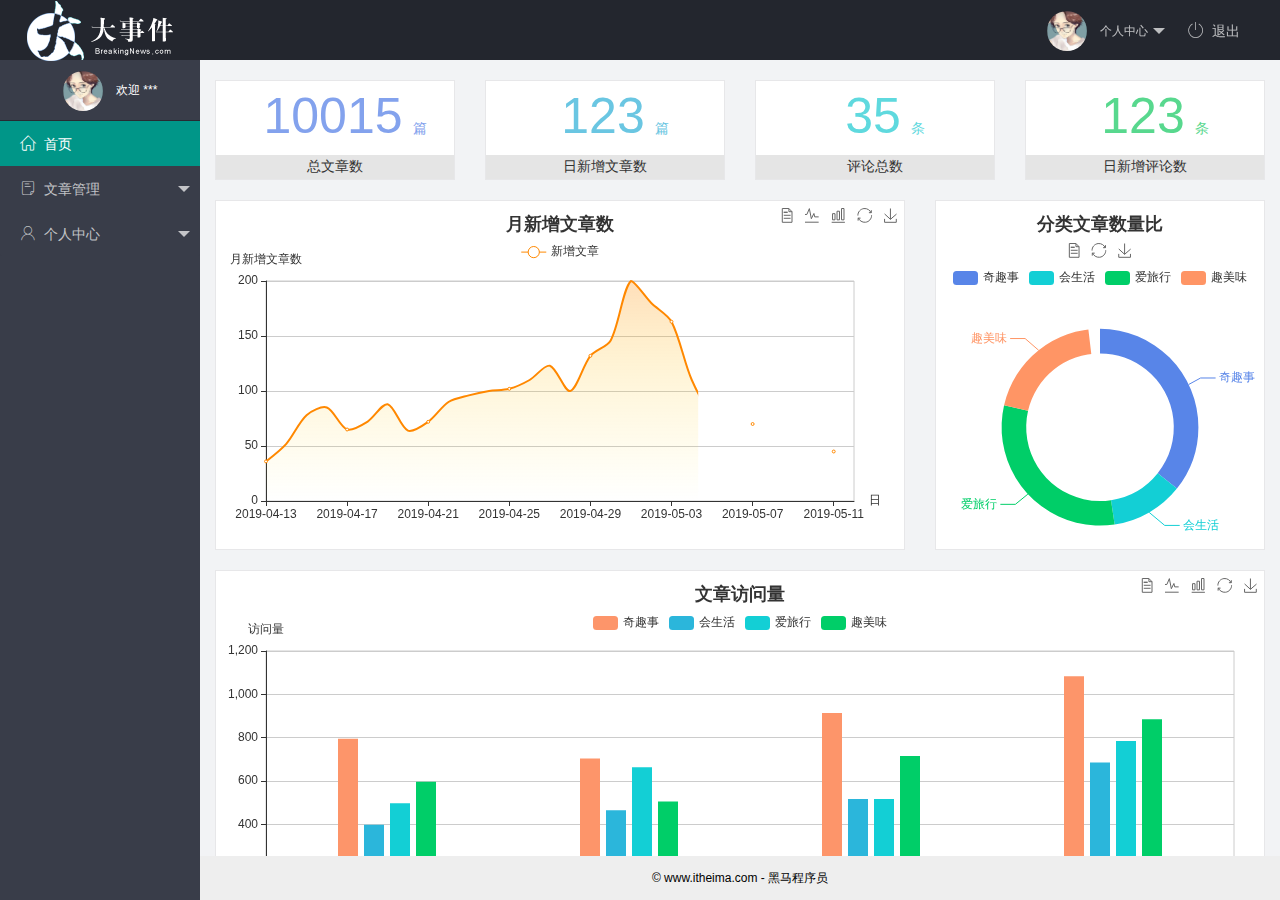
<file: index.html>
<!DOCTYPE html>
<html lang="en">
  <head>
    <meta charset="UTF-8" />
    <meta name="viewport" content="width=device-width, initial-scale=1.0" />
    <title>后台主页</title>
    <!-- 导入 layui 的样式表 -->
    <link rel="stylesheet" href="./assets/lib/layui/css/layui.css" />
    <!-- 导入第三方图标库 -->
    <link rel="stylesheet" href="./assets/fonts/iconfont.css" />
    <!-- 导入自己的样式表 -->
    <link rel="stylesheet" href="./assets/css/index.css" />
    <script src="./assets/js/jquery.js"></script>
    <script src="./assets//js/baseAPI.js"></script>
    <script src="./assets/js/index.js"></script>

  </head>
  <body class="layui-layout-body">
    <div class="layui-layout layui-layout-admin">
      <div class="layui-header">
        <div class="layui-logo">
          <img src="./assets/images/logo.png" alt="" />
        </div>
        <!-- 头部区域（可配合layui已有的水平导航） -->
        <ul class="layui-nav layui-layout-right">
          <li class="layui-nav-item">
            <a href="javascript:;" class="userinfo">
              <img src="./assets/images/logo2.jpg" class="layui-nav-img" />
              <!-- <span class="text-avatar">A</span> -->
              个人中心
            </a>
            <dl class="layui-nav-child">
              <dd><a href="">基本资料</a></dd>
              <dd><a href="">更换头像</a></dd>
              <dd><a href="">重置密码</a></dd>
            </dl>
          </li>
          <li class="layui-nav-item" id="nav-tuichu">
            <a href="javaScript:;"><span class="iconfont icon-tuichu"></span>退出</a>
          </li>
        </ul>
      </div>

      <div class="layui-side layui-bg-black">
        <div class="layui-side-scroll">
          <div class="userinfo">
            <img src="./assets/images/logo2.jpg" class="layui-nav-img" />
            <!-- <span class="text-avatar">A</span> -->
            <span id="welcome">欢迎 ***</span>
          </div>
          <!-- 左侧导航区域（可配合layui已有的垂直导航） -->
          <ul class="layui-nav layui-nav-tree" lay-shrink="all">
            <li class="layui-nav-item layui-this">
              <a  href="./home/dashboard.html" target="fm"><span class="iconfont icon-home"></span>首页</a>
            </li>
            <li class="layui-nav-item">
              <a class="" href="javascript:;"><span class="iconfont icon-16"></span>文章管理</a>
              <dl class="layui-nav-child">
                <dd>
                  <a href="./car-arl.html" target="fm"><i class="layui-icon layui-icon-app"></i>文章类别</a>
                </dd>
                <dd>
                  <a href="javascript:;"><i class="layui-icon layui-icon-app"></i>文章列表</a>
                </dd>
                <dd>
                  <a href="javascript:;"><i class="layui-icon layui-icon-app"></i>发布文章</a>
                </dd>
              </dl>
            </li>
            <li class="layui-nav-item">
              <a href="javascript:;" target="fm"><span class="iconfont icon-user"></span>个人中心</a>
              <dl class="layui-nav-child">
                <dd>
                  <a href="./userinfo.html" target="fm"><i class="layui-icon layui-icon-app"></i>基本资料</a>
                </dd>
                <dd>
                  <a href="./picturecut.html" target="fm"><i class="layui-icon layui-icon-app"></i>更换头像</a>
                </dd>
                <dd>
                  <a href="./repwd.html" target="fm"><i class="layui-icon layui-icon-app"></i>重置密码</a>
                </dd>
              </dl>
            </li> 
          </ul>
        </div>
      </div>

      <div class="layui-body">
        <!-- 内容主体区域 -->
     <iframe name="fm" src="./home/dashboard.html" frameborder="0"></iframe>
      
      </div>

      <div class="layui-footer">
        <!-- 底部固定区域 -->
        © www.itheima.com - 黑马程序员
      </div>
    </div>
    <!-- 导入 layui 的JS文件 -->
    <script src="./assets/lib/layui/layui.all.js"></script>
  </body>
</html>
</file>
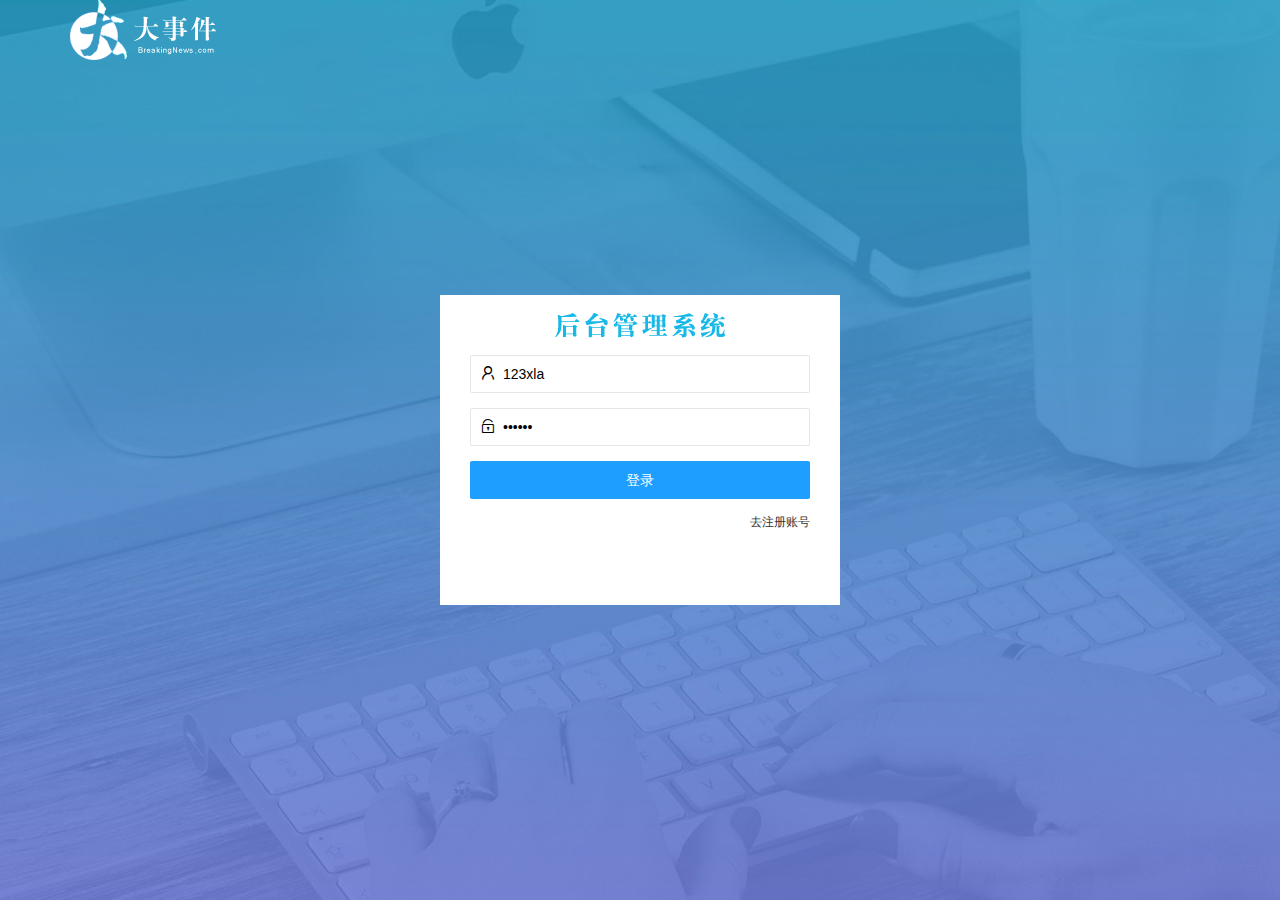
<file: login.html>
<!DOCTYPE html>
<html lang="en">
  <head>
    <meta charset="UTF-8" />
    <meta name="viewport" content="width=device-width, initial-scale=1.0" />
    <title>大事件-登录/注册</title>
    <!-- 导入 LayUI 的样式 -->
    <link rel="stylesheet" href="./assets/lib/layui/css/layui.css" />
    <!-- 导入自己的样式表 -->
    <link rel="stylesheet" href="./assets/css/login.css" />
  </head>
  <body>
    <!-- 头部的 Logo 区域 -->
    <div class="layui-main">
      <img src="./assets/images/logo.png" alt="" />
    </div>

    <!-- 登录注册区域 -->
    <div class="loginAndRegBox">
      <div class="title-box"></div>
      <!-- 登录的div -->
      <div class="login-box">
        <!-- 登录的表单 -->
        <form class="layui-form" id="form_login">
          <!-- 用户名 -->
          <div class="layui-form-item">
            <i class="layui-icon layui-icon-username"></i>
            <input type="text" name="username" value="123xla" required lay-verify="required" placeholder="请输入用户名" autocomplete="off" class="layui-input" />
          </div>
          <!-- 密码 -->
          <div class="layui-form-item">
            <i class="layui-icon layui-icon-password"></i>
            <input type="password" name="password" value="123123" required lay-verify="required|pwd" placeholder="请输入密码" autocomplete="off" class="layui-input" />
          </div>
          <!-- 登录按钮 -->
          <div class="layui-form-item">
            <!-- 注意：表单提交按钮和普通按钮的区别，就是 lay-submit 属性 -->
            <button class="layui-btn layui-btn-fluid layui-btn-normal" lay-submit>登录</button>
          </div>
          <div class="layui-form-item links">
            <a href="javascript:;" id="link_reg">去注册账号</a>
          </div>
        </form>
      </div>
      <!-- 注册的div -->
      <div class="reg-box">
        <!-- 注册的表单 -->
        <form class="layui-form" id="form_reg">
          <!-- 用户名 -->
          <div class="layui-form-item">
            <i class="layui-icon layui-icon-username"></i>
            <input type="text" name="username" required lay-verify="required" placeholder="请输入用户名" autocomplete="off" class="layui-input" />
          </div>
          <!-- 密码 -->
          <div class="layui-form-item">
            <i class="layui-icon layui-icon-password"></i>
            <input type="password" name="password" required lay-verify="required|pwd" placeholder="请输入密码" autocomplete="off" class="layui-input" />
          </div>
          <!-- 密码确认框 -->
          <div class="layui-form-item">
            <i class="layui-icon layui-icon-password"></i>
            <input type="password" name="repassword" required lay-verify="required|pwd|repwd" placeholder="再次确认密码" autocomplete="off" class="layui-input" />
          </div>
          <!-- 注册按钮 -->
          <div class="layui-form-item">
            <!-- 注意：表单提交按钮和普通按钮的区别，就是 lay-submit 属性 -->
            <button class="layui-btn layui-btn-fluid layui-btn-normal" lay-submit>注册</button>
          </div>
          <div class="layui-form-item links">
            <a href="javascript:;" id="link_login">去登录</a>
          </div>
        </form>
      </div>
    </div>

    <!-- 导入 Layui 的JS文件 -->
    <script src="./assets/lib/layui/layui.all.js"></script>
    <!-- 导入 JQuery -->
    <script src="./assets/lib/jquery.js"></script>
    <!-- 导入自己封装的 baseAPI.js -->
    <script src="./assets/js/baseAPI.js"></script>
    <!-- 导入自己的 JavaScript 脚本 -->
    <script src="./assets/js/login.js"></script>
  </body>
</html>
</file>
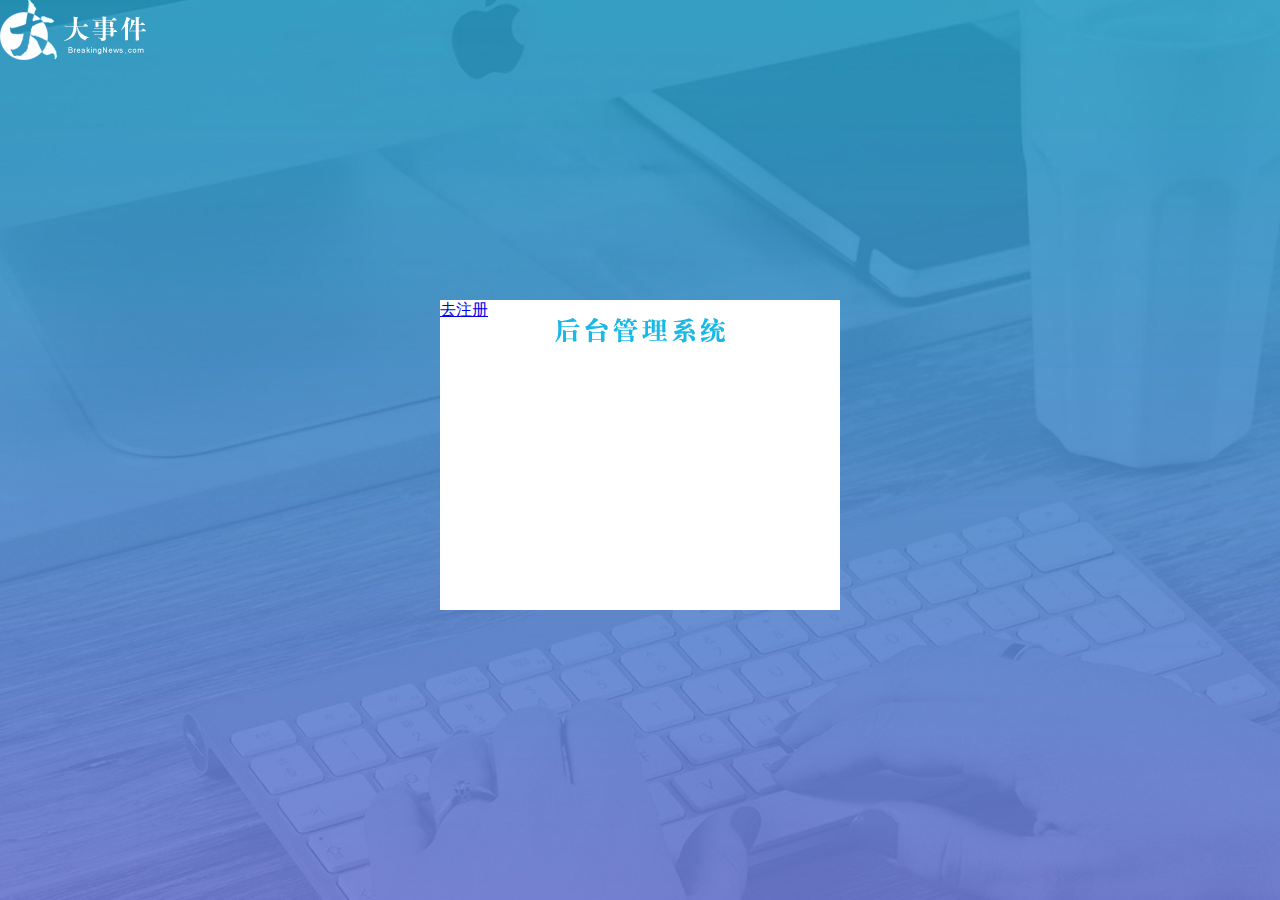
<file: login0.html>
<!DOCTYPE html>
<html lang="en">
<head>
    <meta charset="UTF-8">
    <meta name="viewport" content="width=device-width, initial-scale=1.0">
    <title>大事件登录注册</title>
    <script src="./assets/lib/jquery.js"></script>
    <style>
        html,body { 
            padding:0;
            margin: 0;
            width: 100%;
            height: 100%;
            background: url('./assets/images/login_bg.jpg') no-repeat center;
            background-size: cover;
        }

        .loginAndRegBox { 
            width: 400px;
            height: 310px;
            background: #fff;
            position: absolute;
            top:50%;
            left: 50%;
            margin-left: -200px;
            margin-top: -150px;
            /* transform: translate(-50%,-50%); */
        }
        .titleBox { 
            height: 60px;
            background: url('./assets/images/login_title.png') no-repeat center;
        }
        .reg_box {  
            display: none;
        }
    </style>
</head>
<body>
    <div class="layui-main">
        <img src="./assets/images/logo.png" alt="">
        <div class="loginAndRegBox">

            <div class="login_box">
                <div class="titleBox">
                    <a href="javaScript:;" id="link_login">去注册</a>
                    </div>
            </div>
            <div class="reg_box">
                <div class="titleBox">
                    <a href="javaScript:;" id="link_reg">去登录</a>

                </div>
              
            </div>
        </div>
    </div>
    <script>
        $(function () { 
            $('#link_login').on('click',function() {    
                console.log(); 
               $('.login_box').hide()
               $('.reg_box').show()
            })

            $('#link_reg').on('click',function() {   
                $('.reg_box').hide()
                $('.login_box').show()
               
            })
        })
    </script>
</body>
</html>
</file>
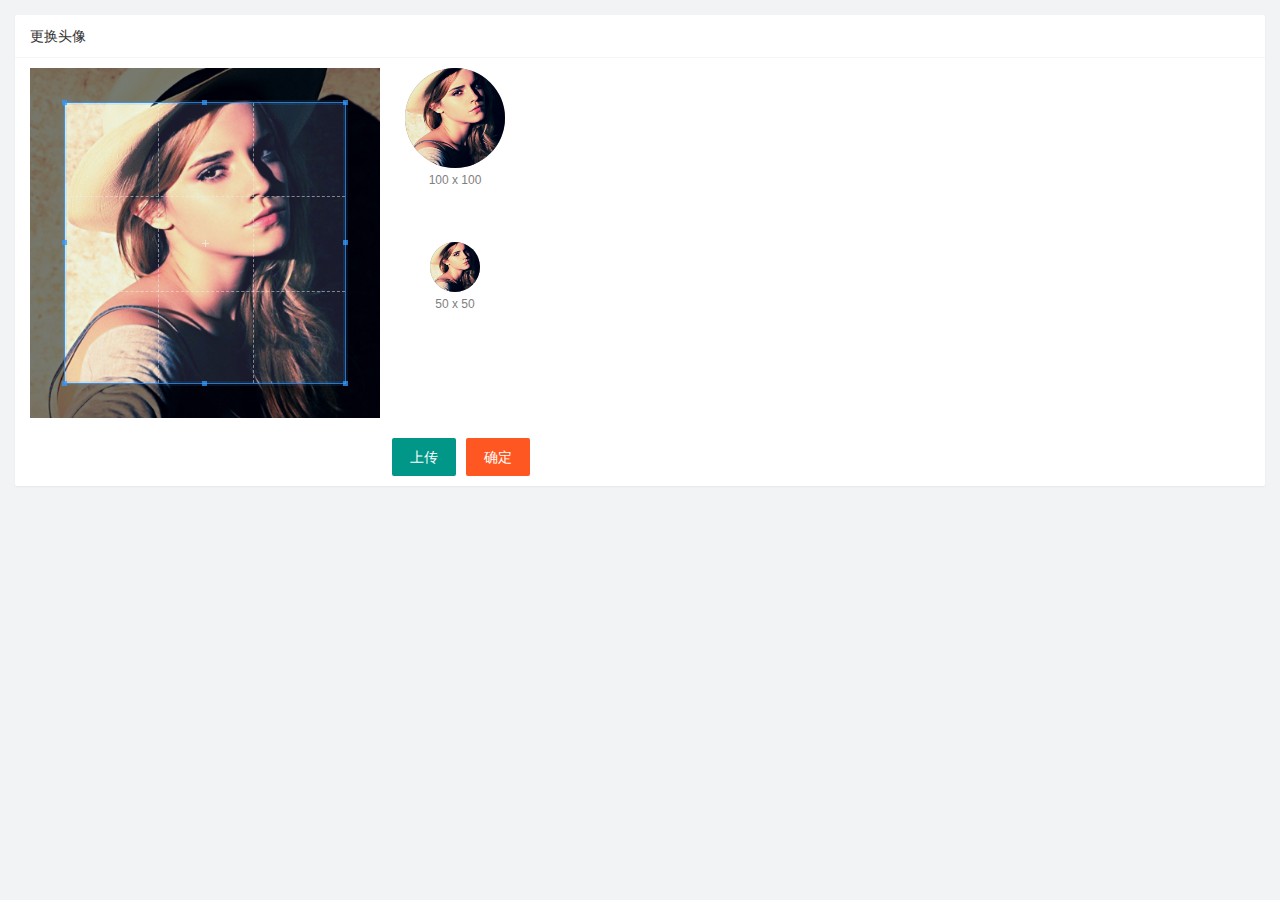
<file: picturecut.html>
<!DOCTYPE html>
<html lang="en">
  <head>
    <meta charset="UTF-8" />
    <meta name="viewport" content="width=device-width, initial-scale=1.0" />
    <title>Document</title>
  </head>
  <link rel="stylesheet" href="./assets/lib/layui/css/layui.css" />
  <link rel="stylesheet" href="./assets/css/picture.css" />
  <script src="./assets/js/jquery.js"></script>  
 
  <link rel="stylesheet" href="./assets/lib/cropper/cropper.css" />


  <body>
    <div class="layui-card">
      <div class="layui-card-header">更换头像</div>
      <div class="layui-card-body">
        <!-- 第一行的图片裁剪和预览区域 -->
        <div class="row1">
          <!-- 图片裁剪区域 -->
          <div class="cropper-box">
            <!-- 这个 img 标签很重要，将来会把它初始化为裁剪区域 -->
            <img id="image" src="./assets/images/sample.jpg" />
          </div>
          <!-- 图片的预览区域 -->
          <div class="preview-box">
            <div>
              <!-- 宽高为 100px 的预览区域 -->
              <div class="img-preview w100"></div>
              <p class="size">100 x 100</p>
            </div>
            <div>
              <!-- 宽高为 50px 的预览区域 -->
              <div class="img-preview w50"></div>
              <p class="size">50 x 50</p>
            </div>
          </div>
        </div>

        <!-- 第二行的按钮区域 -->
        <div class="row2">
          <!-- 通过 accept 属性，可以指定，允许用户选择什么类型的文件 -->
          <input type="file" id="file" accept="./image/png,image/jpeg" />
          <button type="button" class="layui-btn" id="btnChooseImage">
            上传
          </button>
          <button
            type="button"
            class="layui-btn layui-btn-danger"
            id="btnUpload"
          >
            确定
          </button>
        </div>
      </div>
    </div>
    <script src="./assets/lib/jquery.js"></script>
    <script src="./assets/lib/cropper/Cropper.js"></script>
    <script src="./assets/lib/cropper/jquery-cropper.js"></script>
    <script src="./assets/lib/layui/layui.all.js"></script>
    <script src="./assets/js/baseAPI.js"></script>
    <script src="./assets/js/picture.js"></script>     
    <!-- javaScript 引用位置问题 放在前面就是不行 -->
  </body>
</html>
</file>
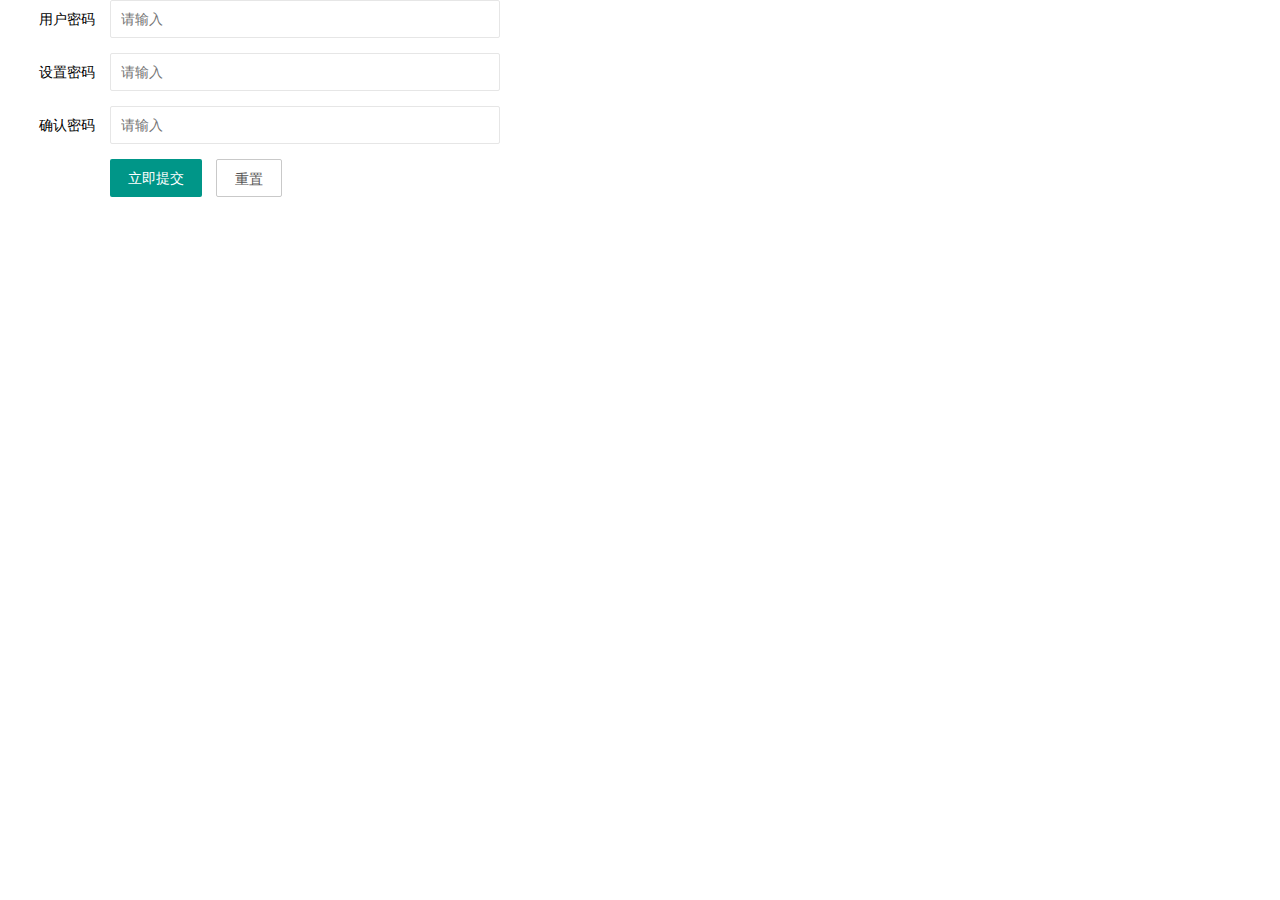
<file: repwd.html>
<!DOCTYPE html>
<html lang="en">
<head>
    <meta charset="UTF-8">
    <meta name="viewport" content="width=device-width, initial-scale=1.0">
    <title>Document</title>
</head>
<link rel="stylesheet" href="./assets/lib/layui/css/layui.css" />
<link rel="stylesheet" href="./assets/css/userinfo.css" />
<script src="./assets/lib/jquery.js"></script>
<script src="./assets/js/baseAPI.js"></script>
<script>
    $(function(){
      console.log(localStorage.getItem('password'));
      $('#_oldPwd').prop('value',localStorage.getItem('password'))
        var form = layui.form;
        form.verify({   
            pwd: [
                /^[\S]{6,12}$/
                ,'密码必须6到12位，且不能出现空格'
            ],
          
        })
        $('form.layui-form').on('submit',function(e) { 
          e.preventDefault()
          $.ajax({  
            method:'POST',
            url:'my/updatepwd',
            mytoks: true,
            data:$(this).serialize(),
            success:function(res) {  
              console.log(res.message);
              $('form.layui-form')[0].reset()
            }
          })
        })
   })
</script>
<body>
    
        <form class="layui-form" lay-filter="fromuser">
          <div class="layui-form-item">
                <input type="text" hidden='hidden' name="id" id="" >
            <label class="layui-form-label">用户密码</label>
            <div class="layui-input-block">
              <input id="_oldPwd"
                type="text"
                name="oldPwd"
                readonly
                placeholder="请输入"
                autocomplete="off"
                class="layui-input"
              />
            </div>
          </div>
          <div class="layui-form-item">
            <label class="layui-form-label">设置密码</label>
            <div class="layui-input-block">
              <input
                type="text"
                name="newPwd"
                placeholder="请输入"
                autocomplete="off"
                class="layui-input"
              />
            </div>
          </div>
          <div class="layui-form-item">
            <label class="layui-form-label">确认密码 </label>
            <div class="layui-input-block">
              <input
                type="text"
                name="xxx"
                placeholder="请输入"
                autocomplete="off"
                class="layui-input"
              />
            </div>
          </div>
          <div class="layui-form-item">
            <div class="layui-input-block">
              <button class="layui-btn" lay-submit lay-filter="formDemo">
                立即提交
              </button>
              <button type="reset" id="btnreset" class="layui-btn layui-btn-primary">重置</button>
            </div>
          </div>
        </form>
    

      <script src="./assets/lib/layui/layui.all.js"></script>
</body>
</html>
</file>
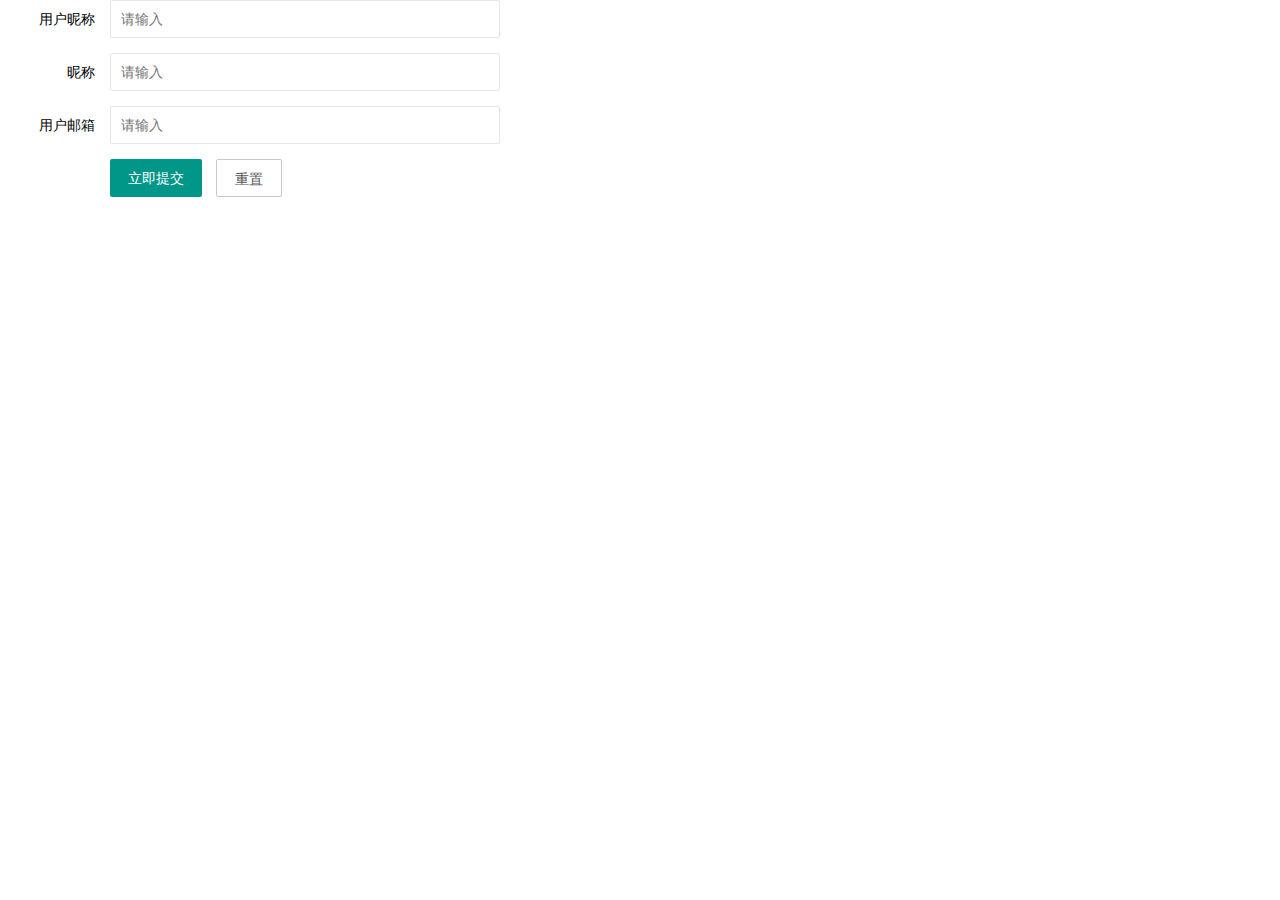
<file: userinfo.html>
<!DOCTYPE html>
<html lang="en">
  <head>
    <meta charset="UTF-8" />
    <meta name="viewport" content="width=device-width, initial-scale=1.0" />
    <title>Document</title>
  </head>
  <link rel="stylesheet" href="./assets/lib/layui/css/layui.css" />
  <link rel="stylesheet" href="./assets/css/userinfo.css" />
  <script src="./assets/lib/jquery.js"></script>
  <script src="./assets/js/baseAPI.js"></script>
  <script>
    //   开发板，完全不考虑性能，乱七八糟的东西和验证
    $(function () {
      var form = layui.form;
      var layer = layui.layer;
      initUser();
      function initUser() {
        $.ajax({
          method: "GET",
          url: "my/userinfo",
          mytoks: true,
          success: function (res) {
            console.log(res);
            form.val("fromuser", res.data);
          },
        });
      }
      $("#btnreset").click(function (e) {
        e.preventDefault();
        layer.confirm('确认重置表单')
        initUser();
      });

    //   提交表单
    $('.layui-form').on('submit',function(e) {
        e.preventDefault()
        $.ajax( { 
              mytoks: true,
              method:'POST',
              url:'my/userinfo',
              data:$(this).serialize(),
              success:function(res) {  
                console.log(res.message);
                window.parent.getuserInfo()
              }
          })
        //dosomething
    })
    });
  </script>
    <form class="layui-form" lay-filter="fromuser">
      <div class="layui-form-item">
            <input type="text" hidden='hidden' name="id" id="">
        <label class="layui-form-label">用户昵称</label>
        <div class="layui-input-block">
          <input
            type="text"
            name="username"
            value
            placeholder="请输入"
            autocomplete="off"
            class="layui-input"
          />
        </div>
      </div>
      <div class="layui-form-item">
        <label class="layui-form-label">昵称</label>
        <div class="layui-input-block">
          <input
            type="text"
            name="nickname"
            placeholder="请输入"
            autocomplete="off"
            class="layui-input"
          />
        </div>
      </div>
      <div class="layui-form-item">
        <label class="layui-form-label">用户邮箱 </label>
        <div class="layui-input-block">
          <input
            type="text"
            name="email"
            placeholder="请输入"
            autocomplete="off"
            class="layui-input"
          />
        </div>
      </div>
      <div class="layui-form-item">
        <div class="layui-input-block">
          <button class="layui-btn" lay-submit lay-filter="formDemo">
            立即提交
          </button>
          <button type="reset" id="btnreset" class="layui-btn layui-btn-primary">重置</button>
        </div>
      </div>
    </form>
 
  <body>
    <script src="./assets/lib/layui/layui.all.js"></script>
  </body>
</html>
</file>
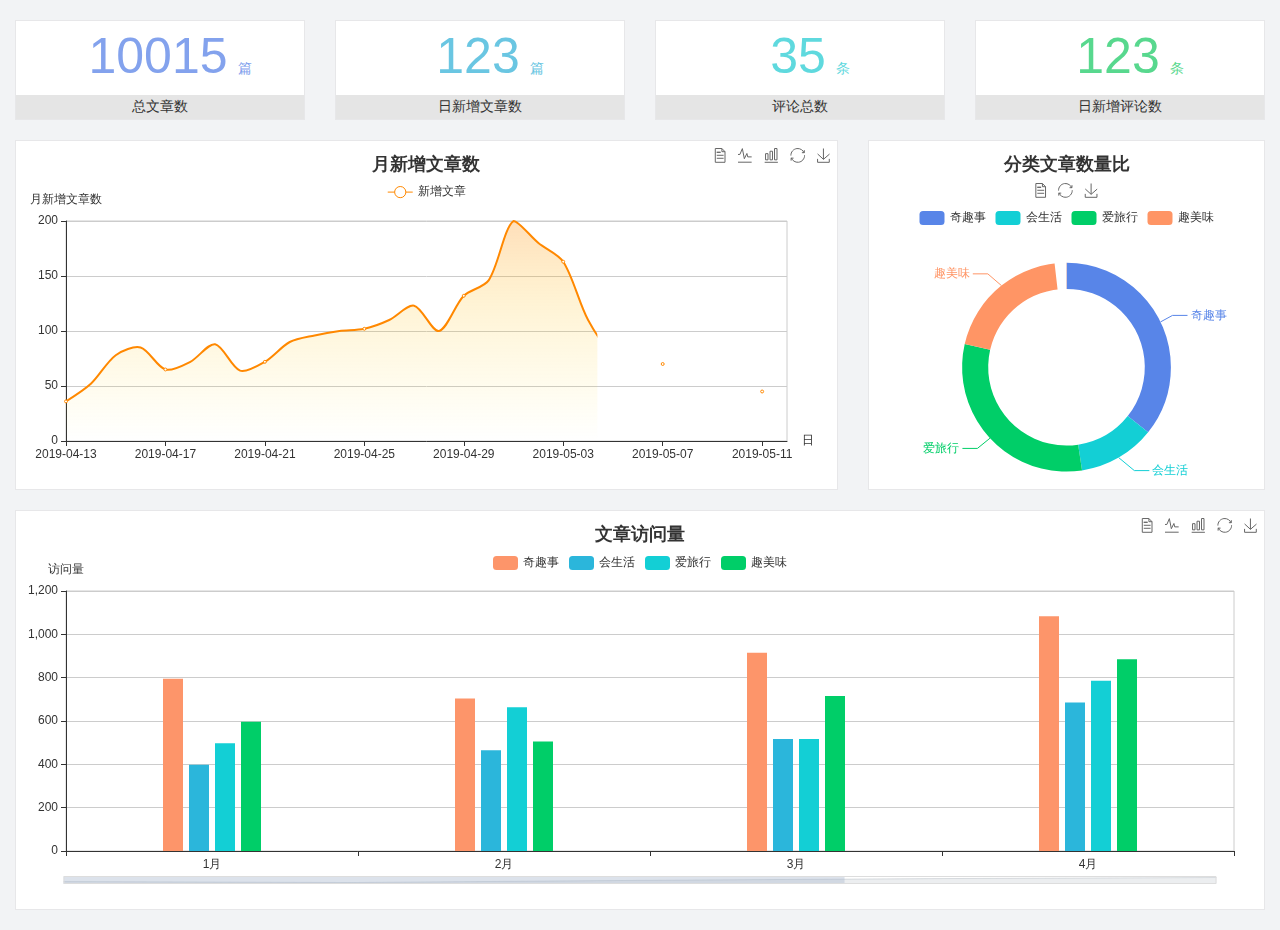
<file: home/dashboard.html>
<!DOCTYPE html>
<html lang="en">

<head>
  <meta charset="UTF-8">
  <meta name="viewport" content="width=device-width, initial-scale=1.0">
  <meta http-equiv="X-UA-Compatible" content="ie=edge">
  <meta http-equiv="Access-Control-Allow-Origin" content="*" />
  <title>图表统计</title>
  <link rel="stylesheet" href="../assets/lib/bootstrap.css" />
  <link rel="stylesheet" href="../assets/lib/main.css" />
  <script src="../assets/lib/jquery.js"></script>
  <script type="text/javascript" src="../assets/lib/echarts.min.js"></script>
</head>

<body>
  <div class="container-fluid">
    <div class="row spannel_list">
      <div class="col-sm-3 col-xs-6">
        <div class="spannel">
          <em>10015</em><span>篇</span>
          <b>总文章数</b>
        </div>
      </div>
      <div class="col-sm-3 col-xs-6">
        <div class="spannel scolor01">
          <em>123</em><span>篇</span>
          <b>日新增文章数</b>
        </div>
      </div>
      <div class="col-sm-3 col-xs-6">
        <div class="spannel scolor02">
          <em>35</em><span>条</span>
          <b>评论总数</b>
        </div>
      </div>
      <div class="col-sm-3 col-xs-6">
        <div class="spannel scolor03">
          <em>123</em><span>条</span>
          <b>日新增评论数</b>
        </div>
      </div>
    </div>
  </div>

  <div class="container-fluid">
    <div class="row curve-pie">
      <div class="col-lg-8 col-md-8">
        <div class="gragh_pannel" id="curve_show"></div>
      </div>
      <div class="col-lg-4 col-md-4">
        <div class="gragh_pannel" id="pie_show"></div>
      </div>
    </div>
  </div>

  <div class="container-fluid">
    <div class="column_pannel" id="column_show"></div>
  </div>

  <script>
    var oChart = echarts.init(document.getElementById('curve_show'));
    var aList_all = [
      { 'count': 36, 'date': '2019-04-13' },
      { 'count': 52, 'date': '2019-04-14' },
      { 'count': 78, 'date': '2019-04-15' },
      { 'count': 85, 'date': '2019-04-16' },
      { 'count': 65, 'date': '2019-04-17' },
      { 'count': 72, 'date': '2019-04-18' },
      { 'count': 88, 'date': '2019-04-19' },
      { 'count': 64, 'date': '2019-04-20' },
      { 'count': 72, 'date': '2019-04-21' },
      { 'count': 90, 'date': '2019-04-22' },
      { 'count': 96, 'date': '2019-04-23' },
      { 'count': 100, 'date': '2019-04-24' },
      { 'count': 102, 'date': '2019-04-25' },
      { 'count': 110, 'date': '2019-04-26' },
      { 'count': 123, 'date': '2019-04-27' },
      { 'count': 100, 'date': '2019-04-28' },
      { 'count': 132, 'date': '2019-04-29' },
      { 'count': 146, 'date': '2019-04-30' },
      { 'count': 200, 'date': '2019-05-01' },
      { 'count': 180, 'date': '2019-05-02' },
      { 'count': 163, 'date': '2019-05-03' },
      { 'count': 110, 'date': '2019-05-04' },
      { 'count': 80, 'date': '2019-05-05' },
      { 'count': 82, 'date': '2019-05-06' },
      { 'count': 70, 'date': '2019-05-07' },
      { 'count': 65, 'date': '2019-05-08' },
      { 'count': 54, 'date': '2019-05-09' },
      { 'count': 40, 'date': '2019-05-10' },
      { 'count': 45, 'date': '2019-05-11' },
      { 'count': 38, 'date': '2019-05-12' },
    ];

    let aCount = [];
    let aDate = [];

    for (var i = 0; i < aList_all.length; i++) {
      aCount.push(aList_all[i].count);
      aDate.push(aList_all[i].date);
    }

    var chartopt = {
      title: {
        text: '月新增文章数',
        left: 'center',
        top: '10'
      },
      tooltip: {
        trigger: 'axis'
      },
      legend: {
        data: ['新增文章'],
        top: '40'
      },
      toolbox: {
        show: true,
        feature: {
          mark: { show: true },
          dataView: { show: true, readOnly: false },
          magicType: { show: true, type: ['line', 'bar'] },
          restore: { show: true },
          saveAsImage: { show: true }
        }
      },
      calculable: true,
      xAxis: [
        {
          name: '日',
          type: 'category',
          boundaryGap: false,
          data: aDate
        }
      ],
      yAxis: [
        {
          name: '月新增文章数',
          type: 'value'
        }
      ],
      series: [
        {
          name: '新增文章',
          type: 'line',
          smooth: true,
          itemStyle: { normal: { areaStyle: { type: 'default' }, color: '#f80' }, lineStyle: { color: '#f80' } },
          data: aCount
        }],
      areaStyle: {
        normal: {
          color: new echarts.graphic.LinearGradient(0, 0, 0, 1, [{
            offset: 0,
            color: 'rgba(255,136,0,0.39)'
          }, {
            offset: .34,
            color: 'rgba(255,180,0,0.25)'
          }, {
            offset: 1,
            color: 'rgba(255,222,0,0.00)'
          }])

        }
      },
      grid: {
        show: true,
        x: 50,
        x2: 50,
        y: 80,
        height: 220
      }
    };

    oChart.setOption(chartopt);


    var oPie = echarts.init(document.getElementById('pie_show'));
    var oPieopt =
    {
      title: {
        top: 10,
        text: '分类文章数量比',
        x: 'center'
      },
      tooltip: {
        trigger: 'item',
        formatter: "{a} <br/>{b} : {c} ({d}%)"
      },
      color: ['#5885e8', '#13cfd5', '#00ce68', '#ff9565'],
      legend: {
        x: 'center',
        top: 65,
        data: ['奇趣事', '会生活', '爱旅行', '趣美味']
      },
      toolbox: {
        show: true,
        x: 'center',
        top: 35,
        feature: {
          mark: { show: true },
          dataView: { show: true, readOnly: false },
          magicType: {
            show: true,
            type: ['pie', 'funnel'],
            option: {
              funnel: {
                x: '25%',
                width: '50%',
                funnelAlign: 'left',
                max: 1548
              }
            }
          },
          restore: { show: true },
          saveAsImage: { show: true }
        }
      },
      calculable: true,
      series: [
        {
          name: '访问来源',
          type: 'pie',
          radius: ['45%', '60%'],
          center: ['50%', '65%'],
          data: [
            { value: 300, name: '奇趣事' },
            { value: 100, name: '会生活' },
            { value: 260, name: '爱旅行' },
            { value: 180, name: '趣美味' }
          ]
        }
      ]
    };
    oPie.setOption(oPieopt);



    var oColumn = this.echarts.init(document.getElementById('column_show'));
    var oColumnopt =
    {
      title: {
        text: '文章访问量',
        left: 'center',
        top: '10'
      },
      tooltip: {
        trigger: 'axis'
      },
      legend: {
        data: ['奇趣事', '会生活', '爱旅行', '趣美味'],
        top: '40'
      },
      toolbox: {
        show: true,
        feature: {
          mark: { show: true },
          dataView: { show: true, readOnly: false },
          magicType: { show: true, type: ['line', 'bar'] },
          restore: { show: true },
          saveAsImage: { show: true }
        }
      },
      calculable: true,
      xAxis: [
        {
          type: 'category',
          data: ['1月', '2月', '3月', '4月', '5月']
        }
      ],
      yAxis: [
        {
          name: '访问量',
          type: 'value'
        }
      ],
      series: [
        {
          name: '奇趣事',
          type: 'bar',
          barWidth: 20,
          itemStyle: {
            normal: { areaStyle: { type: 'default' }, color: '#fd956a' }
          },
          data: [800, 708, 920, 1090, 1200]
        },
        {
          name: '会生活',
          type: 'bar',
          barWidth: 20,
          itemStyle: {
            normal: { areaStyle: { type: 'default' }, color: '#2bb6db' }
          },
          data: [400, 468, 520, 690, 800]
        },
        {
          name: '爱旅行',
          type: 'bar',
          barWidth: 20,
          itemStyle: {
            normal: { areaStyle: { type: 'default' }, color: '#13cfd5' }
          },
          data: [500, 668, 520, 790, 900]
        },
        {
          name: '趣美味',
          type: 'bar',
          barWidth: 20,
          itemStyle: {
            normal: { areaStyle: { type: 'default' }, color: '#00ce68' }
          },
          data: [600, 508, 720, 890, 1000]
        }
      ],
      grid: {
        show: true,
        x: 50,
        x2: 30,
        y: 80,
        height: 260
      },
      dataZoom: [//给x轴设置滚动条
        {
          start: 0,//默认为0
          end: 100 - 1000 / 31,//默认为100
          type: 'slider',
          show: true,
          xAxisIndex: [0],
          handleSize: 0,//滑动条的 左右2个滑动条的大小
          height: 8,//组件高度
          left: 45, //左边的距离
          right: 50,//右边的距离
          bottom: 26,//右边的距离
          handleColor: '#ddd',//h滑动图标的颜色
          handleStyle: {
            borderColor: "#cacaca",
            borderWidth: "1",
            shadowBlur: 2,
            background: "#ddd",
            shadowColor: "#ddd",
          }
        }]
    };
    oColumn.setOption(oColumnopt);
  </script>
</body>

</html>
</file>
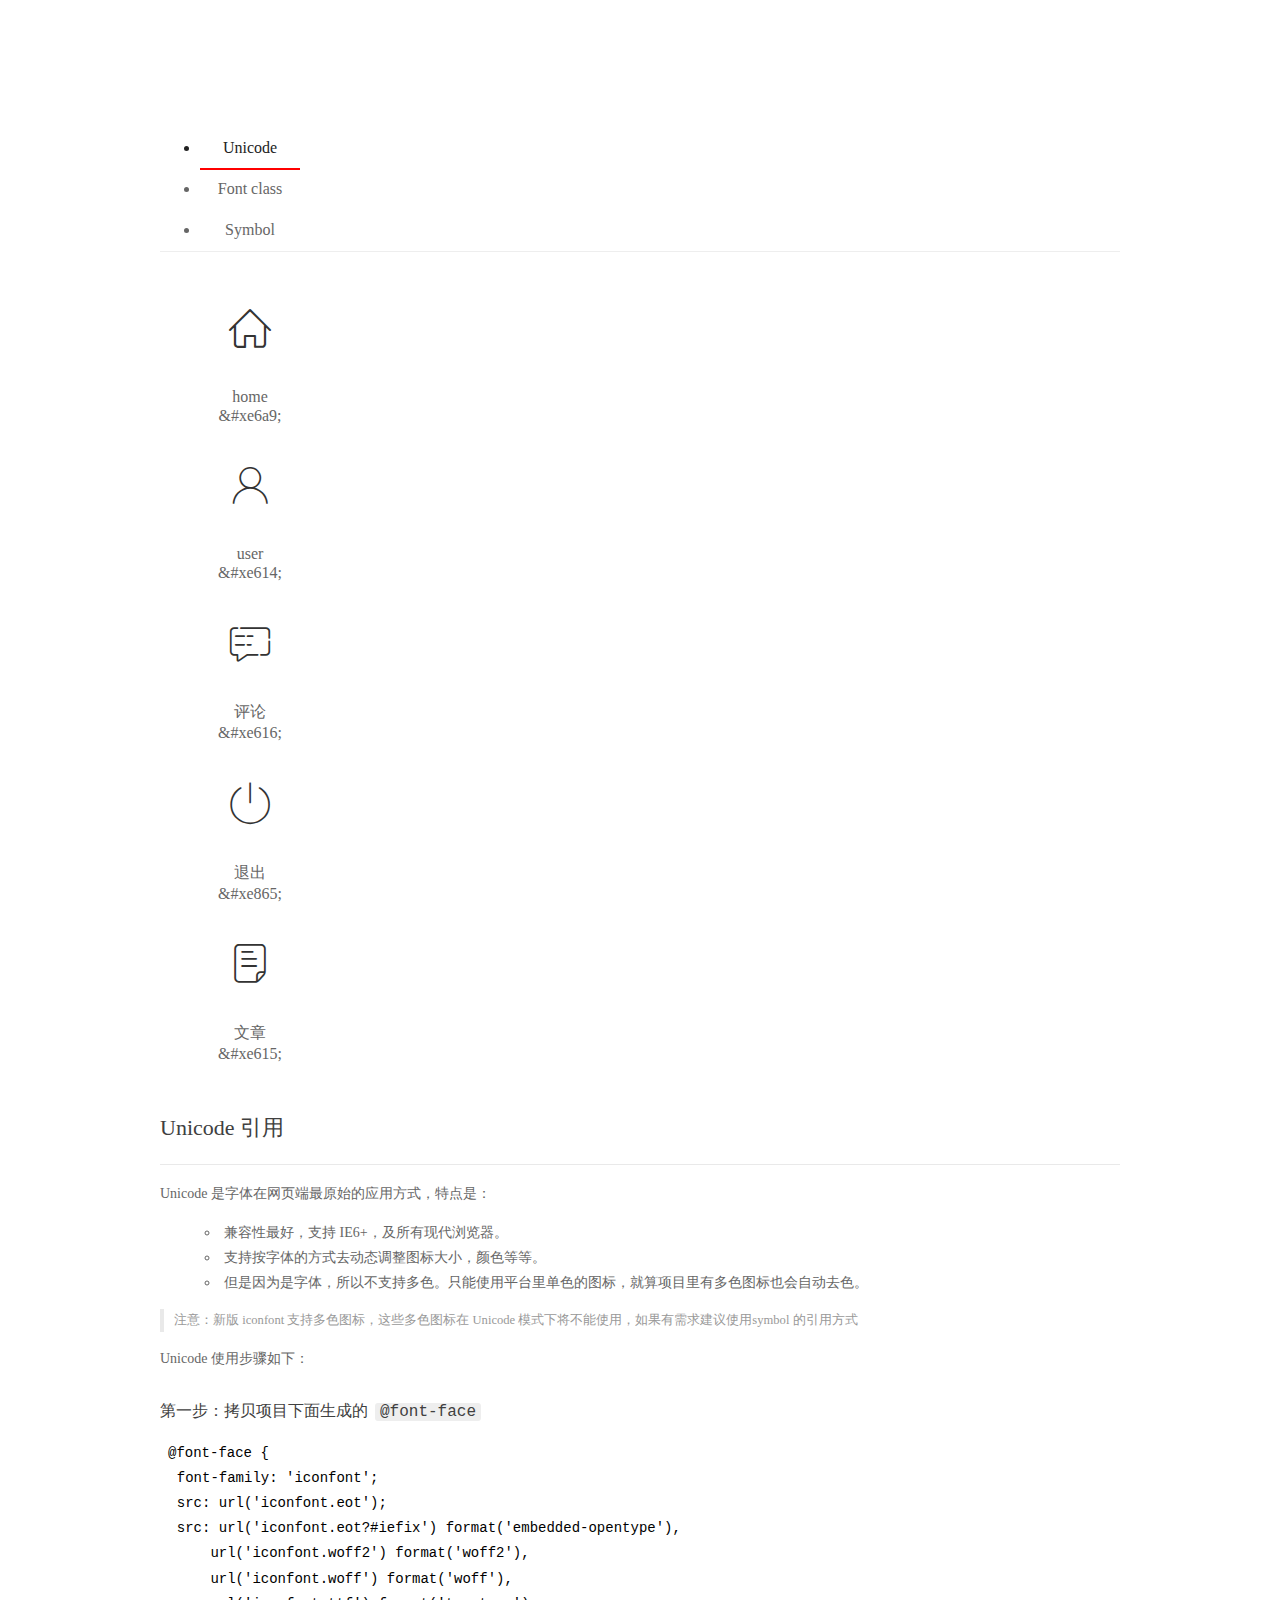
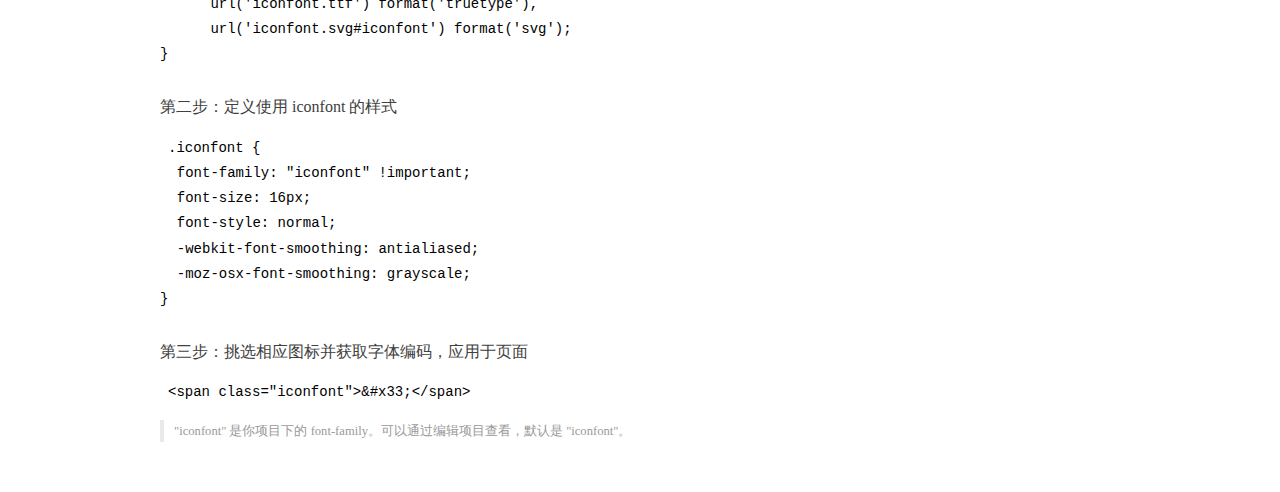
<file: assets/fonts/demo_index.html>
<!DOCTYPE html>
<html>
<head>
  <meta charset="utf-8"/>
  <title>IconFont Demo</title>
  <link rel="shortcut icon" href="https://gtms04.alicdn.com/tps/i4/TB1_oz6GVXXXXaFXpXXJDFnIXXX-64-64.ico" type="image/x-icon"/>
  <link rel="stylesheet" href="https://g.alicdn.com/thx/cube/1.3.2/cube.min.css">
  <link rel="stylesheet" href="demo.css">
  <link rel="stylesheet" href="iconfont.css">
  <script src="iconfont.js"></script>
  <!-- jQuery -->
  <script src="https://a1.alicdn.com/oss/uploads/2018/12/26/7bfddb60-08e8-11e9-9b04-53e73bb6408b.js"></script>
  <!-- 代码高亮 -->
  <script src="https://a1.alicdn.com/oss/uploads/2018/12/26/a3f714d0-08e6-11e9-8a15-ebf944d7534c.js"></script>
</head>
<body>
  <div class="main">
    <h1 class="logo"><a href="https://www.iconfont.cn/" title="iconfont 首页" target="_blank">&#xe86b;</a></h1>
    <div class="nav-tabs">
      <ul id="tabs" class="dib-box">
        <li class="dib active"><span>Unicode</span></li>
        <li class="dib"><span>Font class</span></li>
        <li class="dib"><span>Symbol</span></li>
      </ul>
      
    </div>
    <div class="tab-container">
      <div class="content unicode" style="display: block;">
          <ul class="icon_lists dib-box">
          
            <li class="dib">
              <span class="icon iconfont">&#xe6a9;</span>
                <div class="name">home</div>
                <div class="code-name">&amp;#xe6a9;</div>
              </li>
          
            <li class="dib">
              <span class="icon iconfont">&#xe614;</span>
                <div class="name">user</div>
                <div class="code-name">&amp;#xe614;</div>
              </li>
          
            <li class="dib">
              <span class="icon iconfont">&#xe616;</span>
                <div class="name">评论</div>
                <div class="code-name">&amp;#xe616;</div>
              </li>
          
            <li class="dib">
              <span class="icon iconfont">&#xe865;</span>
                <div class="name">退出</div>
                <div class="code-name">&amp;#xe865;</div>
              </li>
          
            <li class="dib">
              <span class="icon iconfont">&#xe615;</span>
                <div class="name">文章</div>
                <div class="code-name">&amp;#xe615;</div>
              </li>
          
          </ul>
          <div class="article markdown">
          <h2 id="unicode-">Unicode 引用</h2>
          <hr>

          <p>Unicode 是字体在网页端最原始的应用方式，特点是：</p>
          <ul>
            <li>兼容性最好，支持 IE6+，及所有现代浏览器。</li>
            <li>支持按字体的方式去动态调整图标大小，颜色等等。</li>
            <li>但是因为是字体，所以不支持多色。只能使用平台里单色的图标，就算项目里有多色图标也会自动去色。</li>
          </ul>
          <blockquote>
            <p>注意：新版 iconfont 支持多色图标，这些多色图标在 Unicode 模式下将不能使用，如果有需求建议使用symbol 的引用方式</p>
          </blockquote>
          <p>Unicode 使用步骤如下：</p>
          <h3 id="-font-face">第一步：拷贝项目下面生成的 <code>@font-face</code></h3>
<pre><code class="language-css"
>@font-face {
  font-family: 'iconfont';
  src: url('iconfont.eot');
  src: url('iconfont.eot?#iefix') format('embedded-opentype'),
      url('iconfont.woff2') format('woff2'),
      url('iconfont.woff') format('woff'),
      url('iconfont.ttf') format('truetype'),
      url('iconfont.svg#iconfont') format('svg');
}
</code></pre>
          <h3 id="-iconfont-">第二步：定义使用 iconfont 的样式</h3>
<pre><code class="language-css"
>.iconfont {
  font-family: "iconfont" !important;
  font-size: 16px;
  font-style: normal;
  -webkit-font-smoothing: antialiased;
  -moz-osx-font-smoothing: grayscale;
}
</code></pre>
          <h3 id="-">第三步：挑选相应图标并获取字体编码，应用于页面</h3>
<pre>
<code class="language-html"
>&lt;span class="iconfont"&gt;&amp;#x33;&lt;/span&gt;
</code></pre>
          <blockquote>
            <p>"iconfont" 是你项目下的 font-family。可以通过编辑项目查看，默认是 "iconfont"。</p>
          </blockquote>
          </div>
      </div>
      <div class="content font-class">
        <ul class="icon_lists dib-box">
          
          <li class="dib">
            <span class="icon iconfont icon-home"></span>
            <div class="name">
              home
            </div>
            <div class="code-name">.icon-home
            </div>
          </li>
          
          <li class="dib">
            <span class="icon iconfont icon-user"></span>
            <div class="name">
              user
            </div>
            <div class="code-name">.icon-user
            </div>
          </li>
          
          <li class="dib">
            <span class="icon iconfont icon-pinglun"></span>
            <div class="name">
              评论
            </div>
            <div class="code-name">.icon-pinglun
            </div>
          </li>
          
          <li class="dib">
            <span class="icon iconfont icon-tuichu"></span>
            <div class="name">
              退出
            </div>
            <div class="code-name">.icon-tuichu
            </div>
          </li>
          
          <li class="dib">
            <span class="icon iconfont icon-16"></span>
            <div class="name">
              文章
            </div>
            <div class="code-name">.icon-16
            </div>
          </li>
          
        </ul>
        <div class="article markdown">
        <h2 id="font-class-">font-class 引用</h2>
        <hr>

        <p>font-class 是 Unicode 使用方式的一种变种，主要是解决 Unicode 书写不直观，语意不明确的问题。</p>
        <p>与 Unicode 使用方式相比，具有如下特点：</p>
        <ul>
          <li>兼容性良好，支持 IE8+，及所有现代浏览器。</li>
          <li>相比于 Unicode 语意明确，书写更直观。可以很容易分辨这个 icon 是什么。</li>
          <li>因为使用 class 来定义图标，所以当要替换图标时，只需要修改 class 里面的 Unicode 引用。</li>
          <li>不过因为本质上还是使用的字体，所以多色图标还是不支持的。</li>
        </ul>
        <p>使用步骤如下：</p>
        <h3 id="-fontclass-">第一步：引入项目下面生成的 fontclass 代码：</h3>
<pre><code class="language-html">&lt;link rel="stylesheet" href="./iconfont.css"&gt;
</code></pre>
        <h3 id="-">第二步：挑选相应图标并获取类名，应用于页面：</h3>
<pre><code class="language-html">&lt;span class="iconfont icon-xxx"&gt;&lt;/span&gt;
</code></pre>
        <blockquote>
          <p>"
            iconfont" 是你项目下的 font-family。可以通过编辑项目查看，默认是 "iconfont"。</p>
        </blockquote>
      </div>
      </div>
      <div class="content symbol">
          <ul class="icon_lists dib-box">
          
            <li class="dib">
                <svg class="icon svg-icon" aria-hidden="true">
                  <use xlink:href="#icon-home"></use>
                </svg>
                <div class="name">home</div>
                <div class="code-name">#icon-home</div>
            </li>
          
            <li class="dib">
                <svg class="icon svg-icon" aria-hidden="true">
                  <use xlink:href="#icon-user"></use>
                </svg>
                <div class="name">user</div>
                <div class="code-name">#icon-user</div>
            </li>
          
            <li class="dib">
                <svg class="icon svg-icon" aria-hidden="true">
                  <use xlink:href="#icon-pinglun"></use>
                </svg>
                <div class="name">评论</div>
                <div class="code-name">#icon-pinglun</div>
            </li>
          
            <li class="dib">
                <svg class="icon svg-icon" aria-hidden="true">
                  <use xlink:href="#icon-tuichu"></use>
                </svg>
                <div class="name">退出</div>
                <div class="code-name">#icon-tuichu</div>
            </li>
          
            <li class="dib">
                <svg class="icon svg-icon" aria-hidden="true">
                  <use xlink:href="#icon-16"></use>
                </svg>
                <div class="name">文章</div>
                <div class="code-name">#icon-16</div>
            </li>
          
          </ul>
          <div class="article markdown">
          <h2 id="symbol-">Symbol 引用</h2>
          <hr>

          <p>这是一种全新的使用方式，应该说这才是未来的主流，也是平台目前推荐的用法。相关介绍可以参考这篇<a href="">文章</a>
            这种用法其实是做了一个 SVG 的集合，与另外两种相比具有如下特点：</p>
          <ul>
            <li>支持多色图标了，不再受单色限制。</li>
            <li>通过一些技巧，支持像字体那样，通过 <code>font-size</code>, <code>color</code> 来调整样式。</li>
            <li>兼容性较差，支持 IE9+，及现代浏览器。</li>
            <li>浏览器渲染 SVG 的性能一般，还不如 png。</li>
          </ul>
          <p>使用步骤如下：</p>
          <h3 id="-symbol-">第一步：引入项目下面生成的 symbol 代码：</h3>
<pre><code class="language-html">&lt;script src="./iconfont.js"&gt;&lt;/script&gt;
</code></pre>
          <h3 id="-css-">第二步：加入通用 CSS 代码（引入一次就行）：</h3>
<pre><code class="language-html">&lt;style&gt;
.icon {
  width: 1em;
  height: 1em;
  vertical-align: -0.15em;
  fill: currentColor;
  overflow: hidden;
}
&lt;/style&gt;
</code></pre>
          <h3 id="-">第三步：挑选相应图标并获取类名，应用于页面：</h3>
<pre><code class="language-html">&lt;svg class="icon" aria-hidden="true"&gt;
  &lt;use xlink:href="#icon-xxx"&gt;&lt;/use&gt;
&lt;/svg&gt;
</code></pre>
          </div>
      </div>

    </div>
  </div>
  <script>
  $(document).ready(function () {
      $('.tab-container .content:first').show()

      $('#tabs li').click(function (e) {
        var tabContent = $('.tab-container .content')
        var index = $(this).index()

        if ($(this).hasClass('active')) {
          return
        } else {
          $('#tabs li').removeClass('active')
          $(this).addClass('active')

          tabContent.hide().eq(index).fadeIn()
        }
      })
    })
  </script>
</body>
</html>
</file>
<file: assets/lib/layui/css/layui.css>
/** layui-v2.5.5 MIT License By https://www.layui.com */
 .layui-inline,img{display:inline-block;vertical-align:middle}h1,h2,h3,h4,h5,h6{font-weight:400}.layui-edge,.layui-header,.layui-inline,.layui-main{position:relative}.layui-body,.layui-edge,.layui-elip{overflow:hidden}.layui-btn,.layui-edge,.layui-inline,img{vertical-align:middle}.layui-btn,.layui-disabled,.layui-icon,.layui-unselect{-moz-user-select:none;-webkit-user-select:none;-ms-user-select:none}.layui-elip,.layui-form-checkbox span,.layui-form-pane .layui-form-label{text-overflow:ellipsis;white-space:nowrap}.layui-breadcrumb,.layui-tree-btnGroup{visibility:hidden}blockquote,body,button,dd,div,dl,dt,form,h1,h2,h3,h4,h5,h6,input,li,ol,p,pre,td,textarea,th,ul{margin:0;padding:0;-webkit-tap-highlight-color:rgba(0,0,0,0)}a:active,a:hover{outline:0}img{border:none}li{list-style:none}table{border-collapse:collapse;border-spacing:0}h4,h5,h6{font-size:100%}button,input,optgroup,option,select,textarea{font-family:inherit;font-size:inherit;font-style:inherit;font-weight:inherit;outline:0}pre{white-space:pre-wrap;white-space:-moz-pre-wrap;white-space:-pre-wrap;white-space:-o-pre-wrap;word-wrap:break-word}body{line-height:24px;font:14px Helvetica Neue,Helvetica,PingFang SC,Tahoma,Arial,sans-serif}hr{height:1px;margin:10px 0;border:0;clear:both}a{color:#333;text-decoration:none}a:hover{color:#777}a cite{font-style:normal;*cursor:pointer}.layui-border-box,.layui-border-box *{box-sizing:border-box}.layui-box,.layui-box *{box-sizing:content-box}.layui-clear{clear:both;*zoom:1}.layui-clear:after{content:'\20';clear:both;*zoom:1;display:block;height:0}.layui-inline{*display:inline;*zoom:1}.layui-edge{display:inline-block;width:0;height:0;border-width:6px;border-style:dashed;border-color:transparent}.layui-edge-top{top:-4px;border-bottom-color:#999;border-bottom-style:solid}.layui-edge-right{border-left-color:#999;border-left-style:solid}.layui-edge-bottom{top:2px;border-top-color:#999;border-top-style:solid}.layui-edge-left{border-right-color:#999;border-right-style:solid}.layui-disabled,.layui-disabled:hover{color:#d2d2d2!important;cursor:not-allowed!important}.layui-circle{border-radius:100%}.layui-show{display:block!important}.layui-hide{display:none!important}@font-face{font-family:layui-icon;src:url(../font/iconfont.eot?v=250);src:url(../font/iconfont.eot?v=250#iefix) format('embedded-opentype'),url(../font/iconfont.woff2?v=250) format('woff2'),url(../font/iconfont.woff?v=250) format('woff'),url(../font/iconfont.ttf?v=250) format('truetype'),url(../font/iconfont.svg?v=250#layui-icon) format('svg')}.layui-icon{font-family:layui-icon!important;font-size:16px;font-style:normal;-webkit-font-smoothing:antialiased;-moz-osx-font-smoothing:grayscale}.layui-icon-reply-fill:before{content:"\e611"}.layui-icon-set-fill:before{content:"\e614"}.layui-icon-menu-fill:before{content:"\e60f"}.layui-icon-search:before{content:"\e615"}.layui-icon-share:before{content:"\e641"}.layui-icon-set-sm:before{content:"\e620"}.layui-icon-engine:before{content:"\e628"}.layui-icon-close:before{content:"\1006"}.layui-icon-close-fill:before{content:"\1007"}.layui-icon-chart-screen:before{content:"\e629"}.layui-icon-star:before{content:"\e600"}.layui-icon-circle-dot:before{content:"\e617"}.layui-icon-chat:before{content:"\e606"}.layui-icon-release:before{content:"\e609"}.layui-icon-list:before{content:"\e60a"}.layui-icon-chart:before{content:"\e62c"}.layui-icon-ok-circle:before{content:"\1005"}.layui-icon-layim-theme:before{content:"\e61b"}.layui-icon-table:before{content:"\e62d"}.layui-icon-right:before{content:"\e602"}.layui-icon-left:before{content:"\e603"}.layui-icon-cart-simple:before{content:"\e698"}.layui-icon-face-cry:before{content:"\e69c"}.layui-icon-face-smile:before{content:"\e6af"}.layui-icon-survey:before{content:"\e6b2"}.layui-icon-tree:before{content:"\e62e"}.layui-icon-upload-circle:before{content:"\e62f"}.layui-icon-add-circle:before{content:"\e61f"}.layui-icon-download-circle:before{content:"\e601"}.layui-icon-templeate-1:before{content:"\e630"}.layui-icon-util:before{content:"\e631"}.layui-icon-face-surprised:before{content:"\e664"}.layui-icon-edit:before{content:"\e642"}.layui-icon-speaker:before{content:"\e645"}.layui-icon-down:before{content:"\e61a"}.layui-icon-file:before{content:"\e621"}.layui-icon-layouts:before{content:"\e632"}.layui-icon-rate-half:before{content:"\e6c9"}.layui-icon-add-circle-fine:before{content:"\e608"}.layui-icon-prev-circle:before{content:"\e633"}.layui-icon-read:before{content:"\e705"}.layui-icon-404:before{content:"\e61c"}.layui-icon-carousel:before{content:"\e634"}.layui-icon-help:before{content:"\e607"}.layui-icon-code-circle:before{content:"\e635"}.layui-icon-water:before{content:"\e636"}.layui-icon-username:before{content:"\e66f"}.layui-icon-find-fill:before{content:"\e670"}.layui-icon-about:before{content:"\e60b"}.layui-icon-location:before{content:"\e715"}.layui-icon-up:before{content:"\e619"}.layui-icon-pause:before{content:"\e651"}.layui-icon-date:before{content:"\e637"}.layui-icon-layim-uploadfile:before{content:"\e61d"}.layui-icon-delete:before{content:"\e640"}.layui-icon-play:before{content:"\e652"}.layui-icon-top:before{content:"\e604"}.layui-icon-friends:before{content:"\e612"}.layui-icon-refresh-3:before{content:"\e9aa"}.layui-icon-ok:before{content:"\e605"}.layui-icon-layer:before{content:"\e638"}.layui-icon-face-smile-fine:before{content:"\e60c"}.layui-icon-dollar:before{content:"\e659"}.layui-icon-group:before{content:"\e613"}.layui-icon-layim-download:before{content:"\e61e"}.layui-icon-picture-fine:before{content:"\e60d"}.layui-icon-link:before{content:"\e64c"}.layui-icon-diamond:before{content:"\e735"}.layui-icon-log:before{content:"\e60e"}.layui-icon-rate-solid:before{content:"\e67a"}.layui-icon-fonts-del:before{content:"\e64f"}.layui-icon-unlink:before{content:"\e64d"}.layui-icon-fonts-clear:before{content:"\e639"}.layui-icon-triangle-r:before{content:"\e623"}.layui-icon-circle:before{content:"\e63f"}.layui-icon-radio:before{content:"\e643"}.layui-icon-align-center:before{content:"\e647"}.layui-icon-align-right:before{content:"\e648"}.layui-icon-align-left:before{content:"\e649"}.layui-icon-loading-1:before{content:"\e63e"}.layui-icon-return:before{content:"\e65c"}.layui-icon-fonts-strong:before{content:"\e62b"}.layui-icon-upload:before{content:"\e67c"}.layui-icon-dialogue:before{content:"\e63a"}.layui-icon-video:before{content:"\e6ed"}.layui-icon-headset:before{content:"\e6fc"}.layui-icon-cellphone-fine:before{content:"\e63b"}.layui-icon-add-1:before{content:"\e654"}.layui-icon-face-smile-b:before{content:"\e650"}.layui-icon-fonts-html:before{content:"\e64b"}.layui-icon-form:before{content:"\e63c"}.layui-icon-cart:before{content:"\e657"}.layui-icon-camera-fill:before{content:"\e65d"}.layui-icon-tabs:before{content:"\e62a"}.layui-icon-fonts-code:before{content:"\e64e"}.layui-icon-fire:before{content:"\e756"}.layui-icon-set:before{content:"\e716"}.layui-icon-fonts-u:before{content:"\e646"}.layui-icon-triangle-d:before{content:"\e625"}.layui-icon-tips:before{content:"\e702"}.layui-icon-picture:before{content:"\e64a"}.layui-icon-more-vertical:before{content:"\e671"}.layui-icon-flag:before{content:"\e66c"}.layui-icon-loading:before{content:"\e63d"}.layui-icon-fonts-i:before{content:"\e644"}.layui-icon-refresh-1:before{content:"\e666"}.layui-icon-rmb:before{content:"\e65e"}.layui-icon-home:before{content:"\e68e"}.layui-icon-user:before{content:"\e770"}.layui-icon-notice:before{content:"\e667"}.layui-icon-login-weibo:before{content:"\e675"}.layui-icon-voice:before{content:"\e688"}.layui-icon-upload-drag:before{content:"\e681"}.layui-icon-login-qq:before{content:"\e676"}.layui-icon-snowflake:before{content:"\e6b1"}.layui-icon-file-b:before{content:"\e655"}.layui-icon-template:before{content:"\e663"}.layui-icon-auz:before{content:"\e672"}.layui-icon-console:before{content:"\e665"}.layui-icon-app:before{content:"\e653"}.layui-icon-prev:before{content:"\e65a"}.layui-icon-website:before{content:"\e7ae"}.layui-icon-next:before{content:"\e65b"}.layui-icon-component:before{content:"\e857"}.layui-icon-more:before{content:"\e65f"}.layui-icon-login-wechat:before{content:"\e677"}.layui-icon-shrink-right:before{content:"\e668"}.layui-icon-spread-left:before{content:"\e66b"}.layui-icon-camera:before{content:"\e660"}.layui-icon-note:before{content:"\e66e"}.layui-icon-refresh:before{content:"\e669"}.layui-icon-female:before{content:"\e661"}.layui-icon-male:before{content:"\e662"}.layui-icon-password:before{content:"\e673"}.layui-icon-senior:before{content:"\e674"}.layui-icon-theme:before{content:"\e66a"}.layui-icon-tread:before{content:"\e6c5"}.layui-icon-praise:before{content:"\e6c6"}.layui-icon-star-fill:before{content:"\e658"}.layui-icon-rate:before{content:"\e67b"}.layui-icon-template-1:before{content:"\e656"}.layui-icon-vercode:before{content:"\e679"}.layui-icon-cellphone:before{content:"\e678"}.layui-icon-screen-full:before{content:"\e622"}.layui-icon-screen-restore:before{content:"\e758"}.layui-icon-cols:before{content:"\e610"}.layui-icon-export:before{content:"\e67d"}.layui-icon-print:before{content:"\e66d"}.layui-icon-slider:before{content:"\e714"}.layui-icon-addition:before{content:"\e624"}.layui-icon-subtraction:before{content:"\e67e"}.layui-icon-service:before{content:"\e626"}.layui-icon-transfer:before{content:"\e691"}.layui-main{width:1140px;margin:0 auto}.layui-header{z-index:1000;height:60px}.layui-header a:hover{transition:all .5s;-webkit-transition:all .5s}.layui-side{position:fixed;left:0;top:0;bottom:0;z-index:999;width:200px;overflow-x:hidden}.layui-side-scroll{position:relative;width:220px;height:100%;overflow-x:hidden}.layui-body{position:absolute;left:200px;right:0;top:0;bottom:0;z-index:998;width:auto;overflow-y:auto;box-sizing:border-box}.layui-layout-body{overflow:hidden}.layui-layout-admin .layui-header{background-color:#23262E}.layui-layout-admin .layui-side{top:60px;width:200px;overflow-x:hidden}.layui-layout-admin .layui-body{position:fixed;top:60px;bottom:44px}.layui-layout-admin .layui-main{width:auto;margin:0 15px}.layui-layout-admin .layui-footer{position:fixed;left:200px;right:0;bottom:0;height:44px;line-height:44px;padding:0 15px;background-color:#eee}.layui-layout-admin .layui-logo{position:absolute;left:0;top:0;width:200px;height:100%;line-height:60px;text-align:center;color:#009688;font-size:16px}.layui-layout-admin .layui-header .layui-nav{background:0 0}.layui-layout-left{position:absolute!important;left:200px;top:0}.layui-layout-right{position:absolute!important;right:0;top:0}.layui-container{position:relative;margin:0 auto;padding:0 15px;box-sizing:border-box}.layui-fluid{position:relative;margin:0 auto;padding:0 15px}.layui-row:after,.layui-row:before{content:'';display:block;clear:both}.layui-col-lg1,.layui-col-lg10,.layui-col-lg11,.layui-col-lg12,.layui-col-lg2,.layui-col-lg3,.layui-col-lg4,.layui-col-lg5,.layui-col-lg6,.layui-col-lg7,.layui-col-lg8,.layui-col-lg9,.layui-col-md1,.layui-col-md10,.layui-col-md11,.layui-col-md12,.layui-col-md2,.layui-col-md3,.layui-col-md4,.layui-col-md5,.layui-col-md6,.layui-col-md7,.layui-col-md8,.layui-col-md9,.layui-col-sm1,.layui-col-sm10,.layui-col-sm11,.layui-col-sm12,.layui-col-sm2,.layui-col-sm3,.layui-col-sm4,.layui-col-sm5,.layui-col-sm6,.layui-col-sm7,.layui-col-sm8,.layui-col-sm9,.layui-col-xs1,.layui-col-xs10,.layui-col-xs11,.layui-col-xs12,.layui-col-xs2,.layui-col-xs3,.layui-col-xs4,.layui-col-xs5,.layui-col-xs6,.layui-col-xs7,.layui-col-xs8,.layui-col-xs9{position:relative;display:block;box-sizing:border-box}.layui-col-xs1,.layui-col-xs10,.layui-col-xs11,.layui-col-xs12,.layui-col-xs2,.layui-col-xs3,.layui-col-xs4,.layui-col-xs5,.layui-col-xs6,.layui-col-xs7,.layui-col-xs8,.layui-col-xs9{float:left}.layui-col-xs1{width:8.33333333%}.layui-col-xs2{width:16.66666667%}.layui-col-xs3{width:25%}.layui-col-xs4{width:33.33333333%}.layui-col-xs5{width:41.66666667%}.layui-col-xs6{width:50%}.layui-col-xs7{width:58.33333333%}.layui-col-xs8{width:66.66666667%}.layui-col-xs9{width:75%}.layui-col-xs10{width:83.33333333%}.layui-col-xs11{width:91.66666667%}.layui-col-xs12{width:100%}.layui-col-xs-offset1{margin-left:8.33333333%}.layui-col-xs-offset2{margin-left:16.66666667%}.layui-col-xs-offset3{margin-left:25%}.layui-col-xs-offset4{margin-left:33.33333333%}.layui-col-xs-offset5{margin-left:41.66666667%}.layui-col-xs-offset6{margin-left:50%}.layui-col-xs-offset7{margin-left:58.33333333%}.layui-col-xs-offset8{margin-left:66.66666667%}.layui-col-xs-offset9{margin-left:75%}.layui-col-xs-offset10{margin-left:83.33333333%}.layui-col-xs-offset11{margin-left:91.66666667%}.layui-col-xs-offset12{margin-left:100%}@media screen and (max-width:768px){.layui-hide-xs{display:none!important}.layui-show-xs-block{display:block!important}.layui-show-xs-inline{display:inline!important}.layui-show-xs-inline-block{display:inline-block!important}}@media screen and (min-width:768px){.layui-container{width:750px}.layui-hide-sm{display:none!important}.layui-show-sm-block{display:block!important}.layui-show-sm-inline{display:inline!important}.layui-show-sm-inline-block{display:inline-block!important}.layui-col-sm1,.layui-col-sm10,.layui-col-sm11,.layui-col-sm12,.layui-col-sm2,.layui-col-sm3,.layui-col-sm4,.layui-col-sm5,.layui-col-sm6,.layui-col-sm7,.layui-col-sm8,.layui-col-sm9{float:left}.layui-col-sm1{width:8.33333333%}.layui-col-sm2{width:16.66666667%}.layui-col-sm3{width:25%}.layui-col-sm4{width:33.33333333%}.layui-col-sm5{width:41.66666667%}.layui-col-sm6{width:50%}.layui-col-sm7{width:58.33333333%}.layui-col-sm8{width:66.66666667%}.layui-col-sm9{width:75%}.layui-col-sm10{width:83.33333333%}.layui-col-sm11{width:91.66666667%}.layui-col-sm12{width:100%}.layui-col-sm-offset1{margin-left:8.33333333%}.layui-col-sm-offset2{margin-left:16.66666667%}.layui-col-sm-offset3{margin-left:25%}.layui-col-sm-offset4{margin-left:33.33333333%}.layui-col-sm-offset5{margin-left:41.66666667%}.layui-col-sm-offset6{margin-left:50%}.layui-col-sm-offset7{margin-left:58.33333333%}.layui-col-sm-offset8{margin-left:66.66666667%}.layui-col-sm-offset9{margin-left:75%}.layui-col-sm-offset10{margin-left:83.33333333%}.layui-col-sm-offset11{margin-left:91.66666667%}.layui-col-sm-offset12{margin-left:100%}}@media screen and (min-width:992px){.layui-container{width:970px}.layui-hide-md{display:none!important}.layui-show-md-block{display:block!important}.layui-show-md-inline{display:inline!important}.layui-show-md-inline-block{display:inline-block!important}.layui-col-md1,.layui-col-md10,.layui-col-md11,.layui-col-md12,.layui-col-md2,.layui-col-md3,.layui-col-md4,.layui-col-md5,.layui-col-md6,.layui-col-md7,.layui-col-md8,.layui-col-md9{float:left}.layui-col-md1{width:8.33333333%}.layui-col-md2{width:16.66666667%}.layui-col-md3{width:25%}.layui-col-md4{width:33.33333333%}.layui-col-md5{width:41.66666667%}.layui-col-md6{width:50%}.layui-col-md7{width:58.33333333%}.layui-col-md8{width:66.66666667%}.layui-col-md9{width:75%}.layui-col-md10{width:83.33333333%}.layui-col-md11{width:91.66666667%}.layui-col-md12{width:100%}.layui-col-md-offset1{margin-left:8.33333333%}.layui-col-md-offset2{margin-left:16.66666667%}.layui-col-md-offset3{margin-left:25%}.layui-col-md-offset4{margin-left:33.33333333%}.layui-col-md-offset5{margin-left:41.66666667%}.layui-col-md-offset6{margin-left:50%}.layui-col-md-offset7{margin-left:58.33333333%}.layui-col-md-offset8{margin-left:66.66666667%}.layui-col-md-offset9{margin-left:75%}.layui-col-md-offset10{margin-left:83.33333333%}.layui-col-md-offset11{margin-left:91.66666667%}.layui-col-md-offset12{margin-left:100%}}@media screen and (min-width:1200px){.layui-container{width:1170px}.layui-hide-lg{display:none!important}.layui-show-lg-block{display:block!important}.layui-show-lg-inline{display:inline!important}.layui-show-lg-inline-block{display:inline-block!important}.layui-col-lg1,.layui-col-lg10,.layui-col-lg11,.layui-col-lg12,.layui-col-lg2,.layui-col-lg3,.layui-col-lg4,.layui-col-lg5,.layui-col-lg6,.layui-col-lg7,.layui-col-lg8,.layui-col-lg9{float:left}.layui-col-lg1{width:8.33333333%}.layui-col-lg2{width:16.66666667%}.layui-col-lg3{width:25%}.layui-col-lg4{width:33.33333333%}.layui-col-lg5{width:41.66666667%}.layui-col-lg6{width:50%}.layui-col-lg7{width:58.33333333%}.layui-col-lg8{width:66.66666667%}.layui-col-lg9{width:75%}.layui-col-lg10{width:83.33333333%}.layui-col-lg11{width:91.66666667%}.layui-col-lg12{width:100%}.layui-col-lg-offset1{margin-left:8.33333333%}.layui-col-lg-offset2{margin-left:16.66666667%}.layui-col-lg-offset3{margin-left:25%}.layui-col-lg-offset4{margin-left:33.33333333%}.layui-col-lg-offset5{margin-left:41.66666667%}.layui-col-lg-offset6{margin-left:50%}.layui-col-lg-offset7{margin-left:58.33333333%}.layui-col-lg-offset8{margin-left:66.66666667%}.layui-col-lg-offset9{margin-left:75%}.layui-col-lg-offset10{margin-left:83.33333333%}.layui-col-lg-offset11{margin-left:91.66666667%}.layui-col-lg-offset12{margin-left:100%}}.layui-col-space1{margin:-.5px}.layui-col-space1>*{padding:.5px}.layui-col-space3{margin:-1.5px}.layui-col-space3>*{padding:1.5px}.layui-col-space5{margin:-2.5px}.layui-col-space5>*{padding:2.5px}.layui-col-space8{margin:-3.5px}.layui-col-space8>*{padding:3.5px}.layui-col-space10{margin:-5px}.layui-col-space10>*{padding:5px}.layui-col-space12{margin:-6px}.layui-col-space12>*{padding:6px}.layui-col-space15{margin:-7.5px}.layui-col-space15>*{padding:7.5px}.layui-col-space18{margin:-9px}.layui-col-space18>*{padding:9px}.layui-col-space20{margin:-10px}.layui-col-space20>*{padding:10px}.layui-col-space22{margin:-11px}.layui-col-space22>*{padding:11px}.layui-col-space25{margin:-12.5px}.layui-col-space25>*{padding:12.5px}.layui-col-space30{margin:-15px}.layui-col-space30>*{padding:15px}.layui-btn,.layui-input,.layui-select,.layui-textarea,.layui-upload-button{outline:0;-webkit-appearance:none;transition:all .3s;-webkit-transition:all .3s;box-sizing:border-box}.layui-elem-quote{margin-bottom:10px;padding:15px;line-height:22px;border-left:5px solid #009688;border-radius:0 2px 2px 0;background-color:#f2f2f2}.layui-quote-nm{border-style:solid;border-width:1px 1px 1px 5px;background:0 0}.layui-elem-field{margin-bottom:10px;padding:0;border-width:1px;border-style:solid}.layui-elem-field legend{margin-left:20px;padding:0 10px;font-size:20px;font-weight:300}.layui-field-title{margin:10px 0 20px;border-width:1px 0 0}.layui-field-box{padding:10px 15px}.layui-field-title .layui-field-box{padding:10px 0}.layui-progress{position:relative;height:6px;border-radius:20px;background-color:#e2e2e2}.layui-progress-bar{position:absolute;left:0;top:0;width:0;max-width:100%;height:6px;border-radius:20px;text-align:right;background-color:#5FB878;transition:all .3s;-webkit-transition:all .3s}.layui-progress-big,.layui-progress-big .layui-progress-bar{height:18px;line-height:18px}.layui-progress-text{position:relative;top:-20px;line-height:18px;font-size:12px;color:#666}.layui-progress-big .layui-progress-text{position:static;padding:0 10px;color:#fff}.layui-collapse{border-width:1px;border-style:solid;border-radius:2px}.layui-colla-content,.layui-colla-item{border-top-width:1px;border-top-style:solid}.layui-colla-item:first-child{border-top:none}.layui-colla-title{position:relative;height:42px;line-height:42px;padding:0 15px 0 35px;color:#333;background-color:#f2f2f2;cursor:pointer;font-size:14px;overflow:hidden}.layui-colla-content{display:none;padding:10px 15px;line-height:22px;color:#666}.layui-colla-icon{position:absolute;left:15px;top:0;font-size:14px}.layui-card{margin-bottom:15px;border-radius:2px;background-color:#fff;box-shadow:0 1px 2px 0 rgba(0,0,0,.05)}.layui-card:last-child{margin-bottom:0}.layui-card-header{position:relative;height:42px;line-height:42px;padding:0 15px;border-bottom:1px solid #f6f6f6;color:#333;border-radius:2px 2px 0 0;font-size:14px}.layui-bg-black,.layui-bg-blue,.layui-bg-cyan,.layui-bg-green,.layui-bg-orange,.layui-bg-red{color:#fff!important}.layui-card-body{position:relative;padding:10px 15px;line-height:24px}.layui-card-body[pad15]{padding:15px}.layui-card-body[pad20]{padding:20px}.layui-card-body .layui-table{margin:5px 0}.layui-card .layui-tab{margin:0}.layui-panel-window{position:relative;padding:15px;border-radius:0;border-top:5px solid #E6E6E6;background-color:#fff}.layui-auxiliar-moving{position:fixed;left:0;right:0;top:0;bottom:0;width:100%;height:100%;background:0 0;z-index:9999999999}.layui-form-label,.layui-form-mid,.layui-form-select,.layui-input-block,.layui-input-inline,.layui-textarea{position:relative}.layui-bg-red{background-color:#FF5722!important}.layui-bg-orange{background-color:#FFB800!important}.layui-bg-green{background-color:#009688!important}.layui-bg-cyan{background-color:#2F4056!important}.layui-bg-blue{background-color:#1E9FFF!important}.layui-bg-black{background-color:#393D49!important}.layui-bg-gray{background-color:#eee!important;color:#666!important}.layui-badge-rim,.layui-colla-content,.layui-colla-item,.layui-collapse,.layui-elem-field,.layui-form-pane .layui-form-item[pane],.layui-form-pane .layui-form-label,.layui-input,.layui-layedit,.layui-layedit-tool,.layui-quote-nm,.layui-select,.layui-tab-bar,.layui-tab-card,.layui-tab-title,.layui-tab-title .layui-this:after,.layui-textarea{border-color:#e6e6e6}.layui-timeline-item:before,hr{background-color:#e6e6e6}.layui-text{line-height:22px;font-size:14px;color:#666}.layui-text h1,.layui-text h2,.layui-text h3{font-weight:500;color:#333}.layui-text h1{font-size:30px}.layui-text h2{font-size:24px}.layui-text h3{font-size:18px}.layui-text a:not(.layui-btn){color:#01AAED}.layui-text a:not(.layui-btn):hover{text-decoration:underline}.layui-text ul{padding:5px 0 5px 15px}.layui-text ul li{margin-top:5px;list-style-type:disc}.layui-text em,.layui-word-aux{color:#999!important;padding:0 5px!important}.layui-btn{display:inline-block;height:38px;line-height:38px;padding:0 18px;background-color:#009688;color:#fff;white-space:nowrap;text-align:center;font-size:14px;border:none;border-radius:2px;cursor:pointer}.layui-btn:hover{opacity:.8;filter:alpha(opacity=80);color:#fff}.layui-btn:active{opacity:1;filter:alpha(opacity=100)}.layui-btn+.layui-btn{margin-left:10px}.layui-btn-container{font-size:0}.layui-btn-container .layui-btn{margin-right:10px;margin-bottom:10px}.layui-btn-container .layui-btn+.layui-btn{margin-left:0}.layui-table .layui-btn-container .layui-btn{margin-bottom:9px}.layui-btn-radius{border-radius:100px}.layui-btn .layui-icon{margin-right:3px;font-size:18px;vertical-align:bottom;vertical-align:middle\9}.layui-btn-primary{border:1px solid #C9C9C9;background-color:#fff;color:#555}.layui-btn-primary:hover{border-color:#009688;color:#333}.layui-btn-normal{background-color:#1E9FFF}.layui-btn-warm{background-color:#FFB800}.layui-btn-danger{background-color:#FF5722}.layui-btn-checked{background-color:#5FB878}.layui-btn-disabled,.layui-btn-disabled:active,.layui-btn-disabled:hover{border:1px solid #e6e6e6;background-color:#FBFBFB;color:#C9C9C9;cursor:not-allowed;opacity:1}.layui-btn-lg{height:44px;line-height:44px;padding:0 25px;font-size:16px}.layui-btn-sm{height:30px;line-height:30px;padding:0 10px;font-size:12px}.layui-btn-sm i{font-size:16px!important}.layui-btn-xs{height:22px;line-height:22px;padding:0 5px;font-size:12px}.layui-btn-xs i{font-size:14px!important}.layui-btn-group{display:inline-block;vertical-align:middle;font-size:0}.layui-btn-group .layui-btn{margin-left:0!important;margin-right:0!important;border-left:1px solid rgba(255,255,255,.5);border-radius:0}.layui-btn-group .layui-btn-primary{border-left:none}.layui-btn-group .layui-btn-primary:hover{border-color:#C9C9C9;color:#009688}.layui-btn-group .layui-btn:first-child{border-left:none;border-radius:2px 0 0 2px}.layui-btn-group .layui-btn-primary:first-child{border-left:1px solid #c9c9c9}.layui-btn-group .layui-btn:last-child{border-radius:0 2px 2px 0}.layui-btn-group .layui-btn+.layui-btn{margin-left:0}.layui-btn-group+.layui-btn-group{margin-left:10px}.layui-btn-fluid{width:100%}.layui-input,.layui-select,.layui-textarea{height:38px;line-height:1.3;line-height:38px\9;border-width:1px;border-style:solid;background-color:#fff;border-radius:2px}.layui-input::-webkit-input-placeholder,.layui-select::-webkit-input-placeholder,.layui-textarea::-webkit-input-placeholder{line-height:1.3}.layui-input,.layui-textarea{display:block;width:100%;padding-left:10px}.layui-input:hover,.layui-textarea:hover{border-color:#D2D2D2!important}.layui-input:focus,.layui-textarea:focus{border-color:#C9C9C9!important}.layui-textarea{min-height:100px;height:auto;line-height:20px;padding:6px 10px;resize:vertical}.layui-select{padding:0 10px}.layui-form input[type=checkbox],.layui-form input[type=radio],.layui-form select{display:none}.layui-form [lay-ignore]{display:initial}.layui-form-item{margin-bottom:15px;clear:both;*zoom:1}.layui-form-item:after{content:'\20';clear:both;*zoom:1;display:block;height:0}.layui-form-label{float:left;display:block;padding:9px 15px;width:80px;font-weight:400;line-height:20px;text-align:right}.layui-form-label-col{display:block;float:none;padding:9px 0;line-height:20px;text-align:left}.layui-form-item .layui-inline{margin-bottom:5px;margin-right:10px}.layui-input-block{margin-left:110px;min-height:36px}.layui-input-inline{display:inline-block;vertical-align:middle}.layui-form-item .layui-input-inline{float:left;width:190px;margin-right:10px}.layui-form-text .layui-input-inline{width:auto}.layui-form-mid{float:left;display:block;padding:9px 0!important;line-height:20px;margin-right:10px}.layui-form-danger+.layui-form-select .layui-input,.layui-form-danger:focus{border-color:#FF5722!important}.layui-form-select .layui-input{padding-right:30px;cursor:pointer}.layui-form-select .layui-edge{position:absolute;right:10px;top:50%;margin-top:-3px;cursor:pointer;border-width:6px;border-top-color:#c2c2c2;border-top-style:solid;transition:all .3s;-webkit-transition:all .3s}.layui-form-select dl{display:none;position:absolute;left:0;top:42px;padding:5px 0;z-index:899;min-width:100%;border:1px solid #d2d2d2;max-height:300px;overflow-y:auto;background-color:#fff;border-radius:2px;box-shadow:0 2px 4px rgba(0,0,0,.12);box-sizing:border-box}.layui-form-select dl dd,.layui-form-select dl dt{padding:0 10px;line-height:36px;white-space:nowrap;overflow:hidden;text-overflow:ellipsis}.layui-form-select dl dt{font-size:12px;color:#999}.layui-form-select dl dd{cursor:pointer}.layui-form-select dl dd:hover{background-color:#f2f2f2;-webkit-transition:.5s all;transition:.5s all}.layui-form-select .layui-select-group dd{padding-left:20px}.layui-form-select dl dd.layui-select-tips{padding-left:10px!important;color:#999}.layui-form-select dl dd.layui-this{background-color:#5FB878;color:#fff}.layui-form-checkbox,.layui-form-select dl dd.layui-disabled{background-color:#fff}.layui-form-selected dl{display:block}.layui-form-checkbox,.layui-form-checkbox *,.layui-form-switch{display:inline-block;vertical-align:middle}.layui-form-selected .layui-edge{margin-top:-9px;-webkit-transform:rotate(180deg);transform:rotate(180deg);margin-top:-3px\9}:root .layui-form-selected .layui-edge{margin-top:-9px\0/IE9}.layui-form-selectup dl{top:auto;bottom:42px}.layui-select-none{margin:5px 0;text-align:center;color:#999}.layui-select-disabled .layui-disabled{border-color:#eee!important}.layui-select-disabled .layui-edge{border-top-color:#d2d2d2}.layui-form-checkbox{position:relative;height:30px;line-height:30px;margin-right:10px;padding-right:30px;cursor:pointer;font-size:0;-webkit-transition:.1s linear;transition:.1s linear;box-sizing:border-box}.layui-form-checkbox span{padding:0 10px;height:100%;font-size:14px;border-radius:2px 0 0 2px;background-color:#d2d2d2;color:#fff;overflow:hidden}.layui-form-checkbox:hover span{background-color:#c2c2c2}.layui-form-checkbox i{position:absolute;right:0;top:0;width:30px;height:28px;border:1px solid #d2d2d2;border-left:none;border-radius:0 2px 2px 0;color:#fff;font-size:20px;text-align:center}.layui-form-checkbox:hover i{border-color:#c2c2c2;color:#c2c2c2}.layui-form-checked,.layui-form-checked:hover{border-color:#5FB878}.layui-form-checked span,.layui-form-checked:hover span{background-color:#5FB878}.layui-form-checked i,.layui-form-checked:hover i{color:#5FB878}.layui-form-item .layui-form-checkbox{margin-top:4px}.layui-form-checkbox[lay-skin=primary]{height:auto!important;line-height:normal!important;min-width:18px;min-height:18px;border:none!important;margin-right:0;padding-left:28px;padding-right:0;background:0 0}.layui-form-checkbox[lay-skin=primary] span{padding-left:0;padding-right:15px;line-height:18px;background:0 0;color:#666}.layui-form-checkbox[lay-skin=primary] i{right:auto;left:0;width:16px;height:16px;line-height:16px;border:1px solid #d2d2d2;font-size:12px;border-radius:2px;background-color:#fff;-webkit-transition:.1s linear;transition:.1s linear}.layui-form-checkbox[lay-skin=primary]:hover i{border-color:#5FB878;color:#fff}.layui-form-checked[lay-skin=primary] i{border-color:#5FB878!important;background-color:#5FB878;color:#fff}.layui-checkbox-disbaled[lay-skin=primary] span{background:0 0!important;color:#c2c2c2}.layui-checkbox-disbaled[lay-skin=primary]:hover i{border-color:#d2d2d2}.layui-form-item .layui-form-checkbox[lay-skin=primary]{margin-top:10px}.layui-form-switch{position:relative;height:22px;line-height:22px;min-width:35px;padding:0 5px;margin-top:8px;border:1px solid #d2d2d2;border-radius:20px;cursor:pointer;background-color:#fff;-webkit-transition:.1s linear;transition:.1s linear}.layui-form-switch i{position:absolute;left:5px;top:3px;width:16px;height:16px;border-radius:20px;background-color:#d2d2d2;-webkit-transition:.1s linear;transition:.1s linear}.layui-form-switch em{position:relative;top:0;width:25px;margin-left:21px;padding:0!important;text-align:center!important;color:#999!important;font-style:normal!important;font-size:12px}.layui-form-onswitch{border-color:#5FB878;background-color:#5FB878}.layui-checkbox-disbaled,.layui-checkbox-disbaled i{border-color:#e2e2e2!important}.layui-form-onswitch i{left:100%;margin-left:-21px;background-color:#fff}.layui-form-onswitch em{margin-left:5px;margin-right:21px;color:#fff!important}.layui-checkbox-disbaled span{background-color:#e2e2e2!important}.layui-checkbox-disbaled:hover i{color:#fff!important}[lay-radio]{display:none}.layui-form-radio,.layui-form-radio *{display:inline-block;vertical-align:middle}.layui-form-radio{line-height:28px;margin:6px 10px 0 0;padding-right:10px;cursor:pointer;font-size:0}.layui-form-radio *{font-size:14px}.layui-form-radio>i{margin-right:8px;font-size:22px;color:#c2c2c2}.layui-form-radio>i:hover,.layui-form-radioed>i{color:#5FB878}.layui-radio-disbaled>i{color:#e2e2e2!important}.layui-form-pane .layui-form-label{width:110px;padding:8px 15px;height:38px;line-height:20px;border-width:1px;border-style:solid;border-radius:2px 0 0 2px;text-align:center;background-color:#FBFBFB;overflow:hidden;box-sizing:border-box}.layui-form-pane .layui-input-inline{margin-left:-1px}.layui-form-pane .layui-input-block{margin-left:110px;left:-1px}.layui-form-pane .layui-input{border-radius:0 2px 2px 0}.layui-form-pane .layui-form-text .layui-form-label{float:none;width:100%;border-radius:2px;box-sizing:border-box;text-align:left}.layui-form-pane .layui-form-text .layui-input-inline{display:block;margin:0;top:-1px;clear:both}.layui-form-pane .layui-form-text .layui-input-block{margin:0;left:0;top:-1px}.layui-form-pane .layui-form-text .layui-textarea{min-height:100px;border-radius:0 0 2px 2px}.layui-form-pane .layui-form-checkbox{margin:4px 0 4px 10px}.layui-form-pane .layui-form-radio,.layui-form-pane .layui-form-switch{margin-top:6px;margin-left:10px}.layui-form-pane .layui-form-item[pane]{position:relative;border-width:1px;border-style:solid}.layui-form-pane .layui-form-item[pane] .layui-form-label{position:absolute;left:0;top:0;height:100%;border-width:0 1px 0 0}.layui-form-pane .layui-form-item[pane] .layui-input-inline{margin-left:110px}@media screen and (max-width:450px){.layui-form-item .layui-form-label{text-overflow:ellipsis;overflow:hidden;white-space:nowrap}.layui-form-item .layui-inline{display:block;margin-right:0;margin-bottom:20px;clear:both}.layui-form-item .layui-inline:after{content:'\20';clear:both;display:block;height:0}.layui-form-item .layui-input-inline{display:block;float:none;left:-3px;width:auto;margin:0 0 10px 112px}.layui-form-item .layui-input-inline+.layui-form-mid{margin-left:110px;top:-5px;padding:0}.layui-form-item .layui-form-checkbox{margin-right:5px;margin-bottom:5px}}.layui-layedit{border-width:1px;border-style:solid;border-radius:2px}.layui-layedit-tool{padding:3px 5px;border-bottom-width:1px;border-bottom-style:solid;font-size:0}.layedit-tool-fixed{position:fixed;top:0;border-top:1px solid #e2e2e2}.layui-layedit-tool .layedit-tool-mid,.layui-layedit-tool .layui-icon{display:inline-block;vertical-align:middle;text-align:center;font-size:14px}.layui-layedit-tool .layui-icon{position:relative;width:32px;height:30px;line-height:30px;margin:3px 5px;color:#777;cursor:pointer;border-radius:2px}.layui-layedit-tool .layui-icon:hover{color:#393D49}.layui-layedit-tool .layui-icon:active{color:#000}.layui-layedit-tool .layedit-tool-active{background-color:#e2e2e2;color:#000}.layui-layedit-tool .layui-disabled,.layui-layedit-tool .layui-disabled:hover{color:#d2d2d2;cursor:not-allowed}.layui-layedit-tool .layedit-tool-mid{width:1px;height:18px;margin:0 10px;background-color:#d2d2d2}.layedit-tool-html{width:50px!important;font-size:30px!important}.layedit-tool-b,.layedit-tool-code,.layedit-tool-help{font-size:16px!important}.layedit-tool-d,.layedit-tool-face,.layedit-tool-image,.layedit-tool-unlink{font-size:18px!important}.layedit-tool-image input{position:absolute;font-size:0;left:0;top:0;width:100%;height:100%;opacity:.01;filter:Alpha(opacity=1);cursor:pointer}.layui-layedit-iframe iframe{display:block;width:100%}#LAY_layedit_code{overflow:hidden}.layui-laypage{display:inline-block;*display:inline;*zoom:1;vertical-align:middle;margin:10px 0;font-size:0}.layui-laypage>a:first-child,.layui-laypage>a:first-child em{border-radius:2px 0 0 2px}.layui-laypage>a:last-child,.layui-laypage>a:last-child em{border-radius:0 2px 2px 0}.layui-laypage>:first-child{margin-left:0!important}.layui-laypage>:last-child{margin-right:0!important}.layui-laypage a,.layui-laypage button,.layui-laypage input,.layui-laypage select,.layui-laypage span{border:1px solid #e2e2e2}.layui-laypage a,.layui-laypage span{display:inline-block;*display:inline;*zoom:1;vertical-align:middle;padding:0 15px;height:28px;line-height:28px;margin:0 -1px 5px 0;background-color:#fff;color:#333;font-size:12px}.layui-flow-more a *,.layui-laypage input,.layui-table-view select[lay-ignore]{display:inline-block}.layui-laypage a:hover{color:#009688}.layui-laypage em{font-style:normal}.layui-laypage .layui-laypage-spr{color:#999;font-weight:700}.layui-laypage a{text-decoration:none}.layui-laypage .layui-laypage-curr{position:relative}.layui-laypage .layui-laypage-curr em{position:relative;color:#fff}.layui-laypage .layui-laypage-curr .layui-laypage-em{position:absolute;left:-1px;top:-1px;padding:1px;width:100%;height:100%;background-color:#009688}.layui-laypage-em{border-radius:2px}.layui-laypage-next em,.layui-laypage-prev em{font-family:Sim sun;font-size:16px}.layui-laypage .layui-laypage-count,.layui-laypage .layui-laypage-limits,.layui-laypage .layui-laypage-refresh,.layui-laypage .layui-laypage-skip{margin-left:10px;margin-right:10px;padding:0;border:none}.layui-laypage .layui-laypage-limits,.layui-laypage .layui-laypage-refresh{vertical-align:top}.layui-laypage .layui-laypage-refresh i{font-size:18px;cursor:pointer}.layui-laypage select{height:22px;padding:3px;border-radius:2px;cursor:pointer}.layui-laypage .layui-laypage-skip{height:30px;line-height:30px;color:#999}.layui-laypage button,.layui-laypage input{height:30px;line-height:30px;border-radius:2px;vertical-align:top;background-color:#fff;box-sizing:border-box}.layui-laypage input{width:40px;margin:0 10px;padding:0 3px;text-align:center}.layui-laypage input:focus,.layui-laypage select:focus{border-color:#009688!important}.layui-laypage button{margin-left:10px;padding:0 10px;cursor:pointer}.layui-table,.layui-table-view{margin:10px 0}.layui-flow-more{margin:10px 0;text-align:center;color:#999;font-size:14px}.layui-flow-more a{height:32px;line-height:32px}.layui-flow-more a *{vertical-align:top}.layui-flow-more a cite{padding:0 20px;border-radius:3px;background-color:#eee;color:#333;font-style:normal}.layui-flow-more a cite:hover{opacity:.8}.layui-flow-more a i{font-size:30px;color:#737383}.layui-table{width:100%;background-color:#fff;color:#666}.layui-table tr{transition:all .3s;-webkit-transition:all .3s}.layui-table th{text-align:left;font-weight:400}.layui-table tbody tr:hover,.layui-table thead tr,.layui-table-click,.layui-table-header,.layui-table-hover,.layui-table-mend,.layui-table-patch,.layui-table-tool,.layui-table-total,.layui-table-total tr,.layui-table[lay-even] tr:nth-child(even){background-color:#f2f2f2}.layui-table td,.layui-table th,.layui-table-col-set,.layui-table-fixed-r,.layui-table-grid-down,.layui-table-header,.layui-table-page,.layui-table-tips-main,.layui-table-tool,.layui-table-total,.layui-table-view,.layui-table[lay-skin=line],.layui-table[lay-skin=row]{border-width:1px;border-style:solid;border-color:#e6e6e6}.layui-table td,.layui-table th{position:relative;padding:9px 15px;min-height:20px;line-height:20px;font-size:14px}.layui-table[lay-skin=line] td,.layui-table[lay-skin=line] th{border-width:0 0 1px}.layui-table[lay-skin=row] td,.layui-table[lay-skin=row] th{border-width:0 1px 0 0}.layui-table[lay-skin=nob] td,.layui-table[lay-skin=nob] th{border:none}.layui-table img{max-width:100px}.layui-table[lay-size=lg] td,.layui-table[lay-size=lg] th{padding:15px 30px}.layui-table-view .layui-table[lay-size=lg] .layui-table-cell{height:40px;line-height:40px}.layui-table[lay-size=sm] td,.layui-table[lay-size=sm] th{font-size:12px;padding:5px 10px}.layui-table-view .layui-table[lay-size=sm] .layui-table-cell{height:20px;line-height:20px}.layui-table[lay-data]{display:none}.layui-table-box{position:relative;overflow:hidden}.layui-table-view .layui-table{position:relative;width:auto;margin:0}.layui-table-view .layui-table[lay-skin=line]{border-width:0 1px 0 0}.layui-table-view .layui-table[lay-skin=row]{border-width:0 0 1px}.layui-table-view .layui-table td,.layui-table-view .layui-table th{padding:5px 0;border-top:none;border-left:none}.layui-table-view .layui-table th.layui-unselect .layui-table-cell span{cursor:pointer}.layui-table-view .layui-table td{cursor:default}.layui-table-view .layui-table td[data-edit=text]{cursor:text}.layui-table-view .layui-form-checkbox[lay-skin=primary] i{width:18px;height:18px}.layui-table-view .layui-form-radio{line-height:0;padding:0}.layui-table-view .layui-form-radio>i{margin:0;font-size:20px}.layui-table-init{position:absolute;left:0;top:0;width:100%;height:100%;text-align:center;z-index:110}.layui-table-init .layui-icon{position:absolute;left:50%;top:50%;margin:-15px 0 0 -15px;font-size:30px;color:#c2c2c2}.layui-table-header{border-width:0 0 1px;overflow:hidden}.layui-table-header .layui-table{margin-bottom:-1px}.layui-table-tool .layui-inline[lay-event]{position:relative;width:26px;height:26px;padding:5px;line-height:16px;margin-right:10px;text-align:center;color:#333;border:1px solid #ccc;cursor:pointer;-webkit-transition:.5s all;transition:.5s all}.layui-table-tool .layui-inline[lay-event]:hover{border:1px solid #999}.layui-table-tool-temp{padding-right:120px}.layui-table-tool-self{position:absolute;right:17px;top:10px}.layui-table-tool .layui-table-tool-self .layui-inline[lay-event]{margin:0 0 0 10px}.layui-table-tool-panel{position:absolute;top:29px;left:-1px;padding:5px 0;min-width:150px;min-height:40px;border:1px solid #d2d2d2;text-align:left;overflow-y:auto;background-color:#fff;box-shadow:0 2px 4px rgba(0,0,0,.12)}.layui-table-cell,.layui-table-tool-panel li{overflow:hidden;text-overflow:ellipsis;white-space:nowrap}.layui-table-tool-panel li{padding:0 10px;line-height:30px;-webkit-transition:.5s all;transition:.5s all}.layui-table-tool-panel li .layui-form-checkbox[lay-skin=primary]{width:100%;padding-left:28px}.layui-table-tool-panel li:hover{background-color:#f2f2f2}.layui-table-tool-panel li .layui-form-checkbox[lay-skin=primary] i{position:absolute;left:0;top:0}.layui-table-tool-panel li .layui-form-checkbox[lay-skin=primary] span{padding:0}.layui-table-tool .layui-table-tool-self .layui-table-tool-panel{left:auto;right:-1px}.layui-table-col-set{position:absolute;right:0;top:0;width:20px;height:100%;border-width:0 0 0 1px;background-color:#fff}.layui-table-sort{width:10px;height:20px;margin-left:5px;cursor:pointer!important}.layui-table-sort .layui-edge{position:absolute;left:5px;border-width:5px}.layui-table-sort .layui-table-sort-asc{top:3px;border-top:none;border-bottom-style:solid;border-bottom-color:#b2b2b2}.layui-table-sort .layui-table-sort-asc:hover{border-bottom-color:#666}.layui-table-sort .layui-table-sort-desc{bottom:5px;border-bottom:none;border-top-style:solid;border-top-color:#b2b2b2}.layui-table-sort .layui-table-sort-desc:hover{border-top-color:#666}.layui-table-sort[lay-sort=asc] .layui-table-sort-asc{border-bottom-color:#000}.layui-table-sort[lay-sort=desc] .layui-table-sort-desc{border-top-color:#000}.layui-table-cell{height:28px;line-height:28px;padding:0 15px;position:relative;box-sizing:border-box}.layui-table-cell .layui-form-checkbox[lay-skin=primary]{top:-1px;padding:0}.layui-table-cell .layui-table-link{color:#01AAED}.laytable-cell-checkbox,.laytable-cell-numbers,.laytable-cell-radio,.laytable-cell-space{padding:0;text-align:center}.layui-table-body{position:relative;overflow:auto;margin-right:-1px;margin-bottom:-1px}.layui-table-body .layui-none{line-height:26px;padding:15px;text-align:center;color:#999}.layui-table-fixed{position:absolute;left:0;top:0;z-index:101}.layui-table-fixed .layui-table-body{overflow:hidden}.layui-table-fixed-l{box-shadow:0 -1px 8px rgba(0,0,0,.08)}.layui-table-fixed-r{left:auto;right:-1px;border-width:0 0 0 1px;box-shadow:-1px 0 8px rgba(0,0,0,.08)}.layui-table-fixed-r .layui-table-header{position:relative;overflow:visible}.layui-table-mend{position:absolute;right:-49px;top:0;height:100%;width:50px}.layui-table-tool{position:relative;z-index:890;width:100%;min-height:50px;line-height:30px;padding:10px 15px;border-width:0 0 1px}.layui-table-tool .layui-btn-container{margin-bottom:-10px}.layui-table-page,.layui-table-total{border-width:1px 0 0;margin-bottom:-1px;overflow:hidden}.layui-table-page{position:relative;width:100%;padding:7px 7px 0;height:41px;font-size:12px;white-space:nowrap}.layui-table-page>div{height:26px}.layui-table-page .layui-laypage{margin:0}.layui-table-page .layui-laypage a,.layui-table-page .layui-laypage span{height:26px;line-height:26px;margin-bottom:10px;border:none;background:0 0}.layui-table-page .layui-laypage a,.layui-table-page .layui-laypage span.layui-laypage-curr{padding:0 12px}.layui-table-page .layui-laypage span{margin-left:0;padding:0}.layui-table-page .layui-laypage .layui-laypage-prev{margin-left:-7px!important}.layui-table-page .layui-laypage .layui-laypage-curr .layui-laypage-em{left:0;top:0;padding:0}.layui-table-page .layui-laypage button,.layui-table-page .layui-laypage input{height:26px;line-height:26px}.layui-table-page .layui-laypage input{width:40px}.layui-table-page .layui-laypage button{padding:0 10px}.layui-table-page select{height:18px}.layui-table-patch .layui-table-cell{padding:0;width:30px}.layui-table-edit{position:absolute;left:0;top:0;width:100%;height:100%;padding:0 14px 1px;border-radius:0;box-shadow:1px 1px 20px rgba(0,0,0,.15)}.layui-table-edit:focus{border-color:#5FB878!important}select.layui-table-edit{padding:0 0 0 10px;border-color:#C9C9C9}.layui-table-view .layui-form-checkbox,.layui-table-view .layui-form-radio,.layui-table-view .layui-form-switch{top:0;margin:0;box-sizing:content-box}.layui-table-view .layui-form-checkbox{top:-1px;height:26px;line-height:26px}.layui-table-view .layui-form-checkbox i{height:26px}.layui-table-grid .layui-table-cell{overflow:visible}.layui-table-grid-down{position:absolute;top:0;right:0;width:26px;height:100%;padding:5px 0;border-width:0 0 0 1px;text-align:center;background-color:#fff;color:#999;cursor:pointer}.layui-table-grid-down .layui-icon{position:absolute;top:50%;left:50%;margin:-8px 0 0 -8px}.layui-table-grid-down:hover{background-color:#fbfbfb}body .layui-table-tips .layui-layer-content{background:0 0;padding:0;box-shadow:0 1px 6px rgba(0,0,0,.12)}.layui-table-tips-main{margin:-44px 0 0 -1px;max-height:150px;padding:8px 15px;font-size:14px;overflow-y:scroll;background-color:#fff;color:#666}.layui-table-tips-c{position:absolute;right:-3px;top:-13px;width:20px;height:20px;padding:3px;cursor:pointer;background-color:#666;border-radius:50%;color:#fff}.layui-table-tips-c:hover{background-color:#777}.layui-table-tips-c:before{position:relative;right:-2px}.layui-upload-file{display:none!important;opacity:.01;filter:Alpha(opacity=1)}.layui-upload-drag,.layui-upload-form,.layui-upload-wrap{display:inline-block}.layui-upload-list{margin:10px 0}.layui-upload-choose{padding:0 10px;color:#999}.layui-upload-drag{position:relative;padding:30px;border:1px dashed #e2e2e2;background-color:#fff;text-align:center;cursor:pointer;color:#999}.layui-upload-drag .layui-icon{font-size:50px;color:#009688}.layui-upload-drag[lay-over]{border-color:#009688}.layui-upload-iframe{position:absolute;width:0;height:0;border:0;visibility:hidden}.layui-upload-wrap{position:relative;vertical-align:middle}.layui-upload-wrap .layui-upload-file{display:block!important;position:absolute;left:0;top:0;z-index:10;font-size:100px;width:100%;height:100%;opacity:.01;filter:Alpha(opacity=1);cursor:pointer}.layui-transfer-active,.layui-transfer-box{display:inline-block;vertical-align:middle}.layui-transfer-box,.layui-transfer-header,.layui-transfer-search{border-width:0;border-style:solid;border-color:#e6e6e6}.layui-transfer-box{position:relative;border-width:1px;width:200px;height:360px;border-radius:2px;background-color:#fff}.layui-transfer-box .layui-form-checkbox{width:100%;margin:0!important}.layui-transfer-header{height:38px;line-height:38px;padding:0 10px;border-bottom-width:1px}.layui-transfer-search{position:relative;padding:10px;border-bottom-width:1px}.layui-transfer-search .layui-input{height:32px;padding-left:30px;font-size:12px}.layui-transfer-search .layui-icon-search{position:absolute;left:20px;top:50%;margin-top:-8px;color:#666}.layui-transfer-active{margin:0 15px}.layui-transfer-active .layui-btn{display:block;margin:0;padding:0 15px;background-color:#5FB878;border-color:#5FB878;color:#fff}.layui-transfer-active .layui-btn-disabled{background-color:#FBFBFB;border-color:#e6e6e6;color:#C9C9C9}.layui-transfer-active .layui-btn:first-child{margin-bottom:15px}.layui-transfer-active .layui-btn .layui-icon{margin:0;font-size:14px!important}.layui-transfer-data{padding:5px 0;overflow:auto}.layui-transfer-data li{height:32px;line-height:32px;padding:0 10px}.layui-transfer-data li:hover{background-color:#f2f2f2;transition:.5s all}.layui-transfer-data .layui-none{padding:15px 10px;text-align:center;color:#999}.layui-nav{position:relative;padding:0 20px;background-color:#393D49;color:#fff;border-radius:2px;font-size:0;box-sizing:border-box}.layui-nav *{font-size:14px}.layui-nav .layui-nav-item{position:relative;display:inline-block;*display:inline;*zoom:1;vertical-align:middle;line-height:60px}.layui-nav .layui-nav-item a{display:block;padding:0 20px;color:#fff;color:rgba(255,255,255,.7);transition:all .3s;-webkit-transition:all .3s}.layui-nav .layui-this:after,.layui-nav-bar,.layui-nav-tree .layui-nav-itemed:after{position:absolute;left:0;top:0;width:0;height:5px;background-color:#5FB878;transition:all .2s;-webkit-transition:all .2s}.layui-nav-bar{z-index:1000}.layui-nav .layui-nav-item a:hover,.layui-nav .layui-this a{color:#fff}.layui-nav .layui-this:after{content:'';top:auto;bottom:0;width:100%}.layui-nav-img{width:30px;height:30px;margin-right:10px;border-radius:50%}.layui-nav .layui-nav-more{content:'';width:0;height:0;border-style:solid dashed dashed;border-color:#fff transparent transparent;overflow:hidden;cursor:pointer;transition:all .2s;-webkit-transition:all .2s;position:absolute;top:50%;right:3px;margin-top:-3px;border-width:6px;border-top-color:rgba(255,255,255,.7)}.layui-nav .layui-nav-mored,.layui-nav-itemed>a .layui-nav-more{margin-top:-9px;border-style:dashed dashed solid;border-color:transparent transparent #fff}.layui-nav-child{display:none;position:absolute;left:0;top:65px;min-width:100%;line-height:36px;padding:5px 0;box-shadow:0 2px 4px rgba(0,0,0,.12);border:1px solid #d2d2d2;background-color:#fff;z-index:100;border-radius:2px;white-space:nowrap}.layui-nav .layui-nav-child a{color:#333}.layui-nav .layui-nav-child a:hover{background-color:#f2f2f2;color:#000}.layui-nav-child dd{position:relative}.layui-nav .layui-nav-child dd.layui-this a,.layui-nav-child dd.layui-this{background-color:#5FB878;color:#fff}.layui-nav-child dd.layui-this:after{display:none}.layui-nav-tree{width:200px;padding:0}.layui-nav-tree .layui-nav-item{display:block;width:100%;line-height:45px}.layui-nav-tree .layui-nav-item a{position:relative;height:45px;line-height:45px;text-overflow:ellipsis;overflow:hidden;white-space:nowrap}.layui-nav-tree .layui-nav-item a:hover{background-color:#4E5465}.layui-nav-tree .layui-nav-bar{width:5px;height:0;background-color:#009688}.layui-nav-tree .layui-nav-child dd.layui-this,.layui-nav-tree .layui-nav-child dd.layui-this a,.layui-nav-tree .layui-this,.layui-nav-tree .layui-this>a,.layui-nav-tree .layui-this>a:hover{background-color:#009688;color:#fff}.layui-nav-tree .layui-this:after{display:none}.layui-nav-itemed>a,.layui-nav-tree .layui-nav-title a,.layui-nav-tree .layui-nav-title a:hover{color:#fff!important}.layui-nav-tree .layui-nav-child{position:relative;z-index:0;top:0;border:none;box-shadow:none}.layui-nav-tree .layui-nav-child a{height:40px;line-height:40px;color:#fff;color:rgba(255,255,255,.7)}.layui-nav-tree .layui-nav-child,.layui-nav-tree .layui-nav-child a:hover{background:0 0;color:#fff}.layui-nav-tree .layui-nav-more{right:10px}.layui-nav-itemed>.layui-nav-child{display:block;padding:0;background-color:rgba(0,0,0,.3)!important}.layui-nav-itemed>.layui-nav-child>.layui-this>.layui-nav-child{display:block}.layui-nav-side{position:fixed;top:0;bottom:0;left:0;overflow-x:hidden;z-index:999}.layui-bg-blue .layui-nav-bar,.layui-bg-blue .layui-nav-itemed:after,.layui-bg-blue .layui-this:after{background-color:#93D1FF}.layui-bg-blue .layui-nav-child dd.layui-this{background-color:#1E9FFF}.layui-bg-blue .layui-nav-itemed>a,.layui-nav-tree.layui-bg-blue .layui-nav-title a,.layui-nav-tree.layui-bg-blue .layui-nav-title a:hover{background-color:#007DDB!important}.layui-breadcrumb{font-size:0}.layui-breadcrumb>*{font-size:14px}.layui-breadcrumb a{color:#999!important}.layui-breadcrumb a:hover{color:#5FB878!important}.layui-breadcrumb a cite{color:#666;font-style:normal}.layui-breadcrumb span[lay-separator]{margin:0 10px;color:#999}.layui-tab{margin:10px 0;text-align:left!important}.layui-tab[overflow]>.layui-tab-title{overflow:hidden}.layui-tab-title{position:relative;left:0;height:40px;white-space:nowrap;font-size:0;border-bottom-width:1px;border-bottom-style:solid;transition:all .2s;-webkit-transition:all .2s}.layui-tab-title li{display:inline-block;*display:inline;*zoom:1;vertical-align:middle;font-size:14px;transition:all .2s;-webkit-transition:all .2s;position:relative;line-height:40px;min-width:65px;padding:0 15px;text-align:center;cursor:pointer}.layui-tab-title li a{display:block}.layui-tab-title .layui-this{color:#000}.layui-tab-title .layui-this:after{position:absolute;left:0;top:0;content:'';width:100%;height:41px;border-width:1px;border-style:solid;border-bottom-color:#fff;border-radius:2px 2px 0 0;box-sizing:border-box;pointer-events:none}.layui-tab-bar{position:absolute;right:0;top:0;z-index:10;width:30px;height:39px;line-height:39px;border-width:1px;border-style:solid;border-radius:2px;text-align:center;background-color:#fff;cursor:pointer}.layui-tab-bar .layui-icon{position:relative;display:inline-block;top:3px;transition:all .3s;-webkit-transition:all .3s}.layui-tab-item{display:none}.layui-tab-more{padding-right:30px;height:auto!important;white-space:normal!important}.layui-tab-more li.layui-this:after{border-bottom-color:#e2e2e2;border-radius:2px}.layui-tab-more .layui-tab-bar .layui-icon{top:-2px;top:3px\9;-webkit-transform:rotate(180deg);transform:rotate(180deg)}:root .layui-tab-more .layui-tab-bar .layui-icon{top:-2px\0/IE9}.layui-tab-content{padding:10px}.layui-tab-title li .layui-tab-close{position:relative;display:inline-block;width:18px;height:18px;line-height:20px;margin-left:8px;top:1px;text-align:center;font-size:14px;color:#c2c2c2;transition:all .2s;-webkit-transition:all .2s}.layui-tab-title li .layui-tab-close:hover{border-radius:2px;background-color:#FF5722;color:#fff}.layui-tab-brief>.layui-tab-title .layui-this{color:#009688}.layui-tab-brief>.layui-tab-more li.layui-this:after,.layui-tab-brief>.layui-tab-title .layui-this:after{border:none;border-radius:0;border-bottom:2px solid #5FB878}.layui-tab-brief[overflow]>.layui-tab-title .layui-this:after{top:-1px}.layui-tab-card{border-width:1px;border-style:solid;border-radius:2px;box-shadow:0 2px 5px 0 rgba(0,0,0,.1)}.layui-tab-card>.layui-tab-title{background-color:#f2f2f2}.layui-tab-card>.layui-tab-title li{margin-right:-1px;margin-left:-1px}.layui-tab-card>.layui-tab-title .layui-this{background-color:#fff}.layui-tab-card>.layui-tab-title .layui-this:after{border-top:none;border-width:1px;border-bottom-color:#fff}.layui-tab-card>.layui-tab-title .layui-tab-bar{height:40px;line-height:40px;border-radius:0;border-top:none;border-right:none}.layui-tab-card>.layui-tab-more .layui-this{background:0 0;color:#5FB878}.layui-tab-card>.layui-tab-more .layui-this:after{border:none}.layui-timeline{padding-left:5px}.layui-timeline-item{position:relative;padding-bottom:20px}.layui-timeline-axis{position:absolute;left:-5px;top:0;z-index:10;width:20px;height:20px;line-height:20px;background-color:#fff;color:#5FB878;border-radius:50%;text-align:center;cursor:pointer}.layui-timeline-axis:hover{color:#FF5722}.layui-timeline-item:before{content:'';position:absolute;left:5px;top:0;z-index:0;width:1px;height:100%}.layui-timeline-item:last-child:before{display:none}.layui-timeline-item:first-child:before{display:block}.layui-timeline-content{padding-left:25px}.layui-timeline-title{position:relative;margin-bottom:10px}.layui-badge,.layui-badge-dot,.layui-badge-rim{position:relative;display:inline-block;padding:0 6px;font-size:12px;text-align:center;background-color:#FF5722;color:#fff;border-radius:2px}.layui-badge{height:18px;line-height:18px}.layui-badge-dot{width:8px;height:8px;padding:0;border-radius:50%}.layui-badge-rim{height:18px;line-height:18px;border-width:1px;border-style:solid;background-color:#fff;color:#666}.layui-btn .layui-badge,.layui-btn .layui-badge-dot{margin-left:5px}.layui-nav .layui-badge,.layui-nav .layui-badge-dot{position:absolute;top:50%;margin:-8px 6px 0}.layui-tab-title .layui-badge,.layui-tab-title .layui-badge-dot{left:5px;top:-2px}.layui-carousel{position:relative;left:0;top:0;background-color:#f8f8f8}.layui-carousel>[carousel-item]{position:relative;width:100%;height:100%;overflow:hidden}.layui-carousel>[carousel-item]:before{position:absolute;content:'\e63d';left:50%;top:50%;width:100px;line-height:20px;margin:-10px 0 0 -50px;text-align:center;color:#c2c2c2;font-family:layui-icon!important;font-size:30px;font-style:normal;-webkit-font-smoothing:antialiased;-moz-osx-font-smoothing:grayscale}.layui-carousel>[carousel-item]>*{display:none;position:absolute;left:0;top:0;width:100%;height:100%;background-color:#f8f8f8;transition-duration:.3s;-webkit-transition-duration:.3s}.layui-carousel-updown>*{-webkit-transition:.3s ease-in-out up;transition:.3s ease-in-out up}.layui-carousel-arrow{display:none\9;opacity:0;position:absolute;left:10px;top:50%;margin-top:-18px;width:36px;height:36px;line-height:36px;text-align:center;font-size:20px;border:0;border-radius:50%;background-color:rgba(0,0,0,.2);color:#fff;-webkit-transition-duration:.3s;transition-duration:.3s;cursor:pointer}.layui-carousel-arrow[lay-type=add]{left:auto!important;right:10px}.layui-carousel:hover .layui-carousel-arrow[lay-type=add],.layui-carousel[lay-arrow=always] .layui-carousel-arrow[lay-type=add]{right:20px}.layui-carousel[lay-arrow=always] .layui-carousel-arrow{opacity:1;left:20px}.layui-carousel[lay-arrow=none] .layui-carousel-arrow{display:none}.layui-carousel-arrow:hover,.layui-carousel-ind ul:hover{background-color:rgba(0,0,0,.35)}.layui-carousel:hover .layui-carousel-arrow{display:block\9;opacity:1;left:20px}.layui-carousel-ind{position:relative;top:-35px;width:100%;line-height:0!important;text-align:center;font-size:0}.layui-carousel[lay-indicator=outside]{margin-bottom:30px}.layui-carousel[lay-indicator=outside] .layui-carousel-ind{top:10px}.layui-carousel[lay-indicator=outside] .layui-carousel-ind ul{background-color:rgba(0,0,0,.5)}.layui-carousel[lay-indicator=none] .layui-carousel-ind{display:none}.layui-carousel-ind ul{display:inline-block;padding:5px;background-color:rgba(0,0,0,.2);border-radius:10px;-webkit-transition-duration:.3s;transition-duration:.3s}.layui-carousel-ind li{display:inline-block;width:10px;height:10px;margin:0 3px;font-size:14px;background-color:#e2e2e2;background-color:rgba(255,255,255,.5);border-radius:50%;cursor:pointer;-webkit-transition-duration:.3s;transition-duration:.3s}.layui-carousel-ind li:hover{background-color:rgba(255,255,255,.7)}.layui-carousel-ind li.layui-this{background-color:#fff}.layui-carousel>[carousel-item]>.layui-carousel-next,.layui-carousel>[carousel-item]>.layui-carousel-prev,.layui-carousel>[carousel-item]>.layui-this{display:block}.layui-carousel>[carousel-item]>.layui-this{left:0}.layui-carousel>[carousel-item]>.layui-carousel-prev{left:-100%}.layui-carousel>[carousel-item]>.layui-carousel-next{left:100%}.layui-carousel>[carousel-item]>.layui-carousel-next.layui-carousel-left,.layui-carousel>[carousel-item]>.layui-carousel-prev.layui-carousel-right{left:0}.layui-carousel>[carousel-item]>.layui-this.layui-carousel-left{left:-100%}.layui-carousel>[carousel-item]>.layui-this.layui-carousel-right{left:100%}.layui-carousel[lay-anim=updown] .layui-carousel-arrow{left:50%!important;top:20px;margin:0 0 0 -18px}.layui-carousel[lay-anim=updown]>[carousel-item]>*,.layui-carousel[lay-anim=fade]>[carousel-item]>*{left:0!important}.layui-carousel[lay-anim=updown] .layui-carousel-arrow[lay-type=add]{top:auto!important;bottom:20px}.layui-carousel[lay-anim=updown] .layui-carousel-ind{position:absolute;top:50%;right:20px;width:auto;height:auto}.layui-carousel[lay-anim=updown] .layui-carousel-ind ul{padding:3px 5px}.layui-carousel[lay-anim=updown] .layui-carousel-ind li{display:block;margin:6px 0}.layui-carousel[lay-anim=updown]>[carousel-item]>.layui-this{top:0}.layui-carousel[lay-anim=updown]>[carousel-item]>.layui-carousel-prev{top:-100%}.layui-carousel[lay-anim=updown]>[carousel-item]>.layui-carousel-next{top:100%}.layui-carousel[lay-anim=updown]>[carousel-item]>.layui-carousel-next.layui-carousel-left,.layui-carousel[lay-anim=updown]>[carousel-item]>.layui-carousel-prev.layui-carousel-right{top:0}.layui-carousel[lay-anim=updown]>[carousel-item]>.layui-this.layui-carousel-left{top:-100%}.layui-carousel[lay-anim=updown]>[carousel-item]>.layui-this.layui-carousel-right{top:100%}.layui-carousel[lay-anim=fade]>[carousel-item]>.layui-carousel-next,.layui-carousel[lay-anim=fade]>[carousel-item]>.layui-carousel-prev{opacity:0}.layui-carousel[lay-anim=fade]>[carousel-item]>.layui-carousel-next.layui-carousel-left,.layui-carousel[lay-anim=fade]>[carousel-item]>.layui-carousel-prev.layui-carousel-right{opacity:1}.layui-carousel[lay-anim=fade]>[carousel-item]>.layui-this.layui-carousel-left,.layui-carousel[lay-anim=fade]>[carousel-item]>.layui-this.layui-carousel-right{opacity:0}.layui-fixbar{position:fixed;right:15px;bottom:15px;z-index:999999}.layui-fixbar li{width:50px;height:50px;line-height:50px;margin-bottom:1px;text-align:center;cursor:pointer;font-size:30px;background-color:#9F9F9F;color:#fff;border-radius:2px;opacity:.95}.layui-fixbar li:hover{opacity:.85}.layui-fixbar li:active{opacity:1}.layui-fixbar .layui-fixbar-top{display:none;font-size:40px}body .layui-util-face{border:none;background:0 0}body .layui-util-face .layui-layer-content{padding:0;background-color:#fff;color:#666;box-shadow:none}.layui-util-face .layui-layer-TipsG{display:none}.layui-util-face ul{position:relative;width:372px;padding:10px;border:1px solid #D9D9D9;background-color:#fff;box-shadow:0 0 20px rgba(0,0,0,.2)}.layui-util-face ul li{cursor:pointer;float:left;border:1px solid #e8e8e8;height:22px;width:26px;overflow:hidden;margin:-1px 0 0 -1px;padding:4px 2px;text-align:center}.layui-util-face ul li:hover{position:relative;z-index:2;border:1px solid #eb7350;background:#fff9ec}.layui-code{position:relative;margin:10px 0;padding:15px;line-height:20px;border:1px solid #ddd;border-left-width:6px;background-color:#F2F2F2;color:#333;font-family:Courier New;font-size:12px}.layui-rate,.layui-rate *{display:inline-block;vertical-align:middle}.layui-rate{padding:10px 5px 10px 0;font-size:0}.layui-rate li i.layui-icon{font-size:20px;color:#FFB800;margin-right:5px;transition:all .3s;-webkit-transition:all .3s}.layui-rate li i:hover{cursor:pointer;transform:scale(1.12);-webkit-transform:scale(1.12)}.layui-rate[readonly] li i:hover{cursor:default;transform:scale(1)}.layui-colorpicker{width:26px;height:26px;border:1px solid #e6e6e6;padding:5px;border-radius:2px;line-height:24px;display:inline-block;cursor:pointer;transition:all .3s;-webkit-transition:all .3s}.layui-colorpicker:hover{border-color:#d2d2d2}.layui-colorpicker.layui-colorpicker-lg{width:34px;height:34px;line-height:32px}.layui-colorpicker.layui-colorpicker-sm{width:24px;height:24px;line-height:22px}.layui-colorpicker.layui-colorpicker-xs{width:22px;height:22px;line-height:20px}.layui-colorpicker-trigger-bgcolor{display:block;background:url([data-uri]);border-radius:2px}.layui-colorpicker-trigger-span{display:block;height:100%;box-sizing:border-box;border:1px solid rgba(0,0,0,.15);border-radius:2px;text-align:center}.layui-colorpicker-trigger-i{display:inline-block;color:#FFF;font-size:12px}.layui-colorpicker-trigger-i.layui-icon-close{color:#999}.layui-colorpicker-main{position:absolute;z-index:66666666;width:280px;padding:7px;background:#FFF;border:1px solid #d2d2d2;border-radius:2px;box-shadow:0 2px 4px rgba(0,0,0,.12)}.layui-colorpicker-main-wrapper{height:180px;position:relative}.layui-colorpicker-basis{width:260px;height:100%;position:relative}.layui-colorpicker-basis-white{width:100%;height:100%;position:absolute;top:0;left:0;background:linear-gradient(90deg,#FFF,hsla(0,0%,100%,0))}.layui-colorpicker-basis-black{width:100%;height:100%;position:absolute;top:0;left:0;background:linear-gradient(0deg,#000,transparent)}.layui-colorpicker-basis-cursor{width:10px;height:10px;border:1px solid #FFF;border-radius:50%;position:absolute;top:-3px;right:-3px;cursor:pointer}.layui-colorpicker-side{position:absolute;top:0;right:0;width:12px;height:100%;background:linear-gradient(red,#FF0,#0F0,#0FF,#00F,#F0F,red)}.layui-colorpicker-side-slider{width:100%;height:5px;box-shadow:0 0 1px #888;box-sizing:border-box;background:#FFF;border-radius:1px;border:1px solid #f0f0f0;cursor:pointer;position:absolute;left:0}.layui-colorpicker-main-alpha{display:none;height:12px;margin-top:7px;background:url([data-uri])}.layui-colorpicker-alpha-bgcolor{height:100%;position:relative}.layui-colorpicker-alpha-slider{width:5px;height:100%;box-shadow:0 0 1px #888;box-sizing:border-box;background:#FFF;border-radius:1px;border:1px solid #f0f0f0;cursor:pointer;position:absolute;top:0}.layui-colorpicker-main-pre{padding-top:7px;font-size:0}.layui-colorpicker-pre{width:20px;height:20px;border-radius:2px;display:inline-block;margin-left:6px;margin-bottom:7px;cursor:pointer}.layui-colorpicker-pre:nth-child(11n+1){margin-left:0}.layui-colorpicker-pre-isalpha{background:url([data-uri])}.layui-colorpicker-pre.layui-this{box-shadow:0 0 3px 2px rgba(0,0,0,.15)}.layui-colorpicker-pre>div{height:100%;border-radius:2px}.layui-colorpicker-main-input{text-align:right;padding-top:7px}.layui-colorpicker-main-input .layui-btn-container .layui-btn{margin:0 0 0 10px}.layui-colorpicker-main-input div.layui-inline{float:left;margin-right:10px;font-size:14px}.layui-colorpicker-main-input input.layui-input{width:150px;height:30px;color:#666}.layui-slider{height:4px;background:#e2e2e2;border-radius:3px;position:relative;cursor:pointer}.layui-slider-bar{border-radius:3px;position:absolute;height:100%}.layui-slider-step{position:absolute;top:0;width:4px;height:4px;border-radius:50%;background:#FFF;-webkit-transform:translateX(-50%);transform:translateX(-50%)}.layui-slider-wrap{width:36px;height:36px;position:absolute;top:-16px;-webkit-transform:translateX(-50%);transform:translateX(-50%);z-index:10;text-align:center}.layui-slider-wrap-btn{width:12px;height:12px;border-radius:50%;background:#FFF;display:inline-block;vertical-align:middle;cursor:pointer;transition:.3s}.layui-slider-wrap:after{content:"";height:100%;display:inline-block;vertical-align:middle}.layui-slider-wrap-btn.layui-slider-hover,.layui-slider-wrap-btn:hover{transform:scale(1.2)}.layui-slider-wrap-btn.layui-disabled:hover{transform:scale(1)!important}.layui-slider-tips{position:absolute;top:-42px;z-index:66666666;white-space:nowrap;display:none;-webkit-transform:translateX(-50%);transform:translateX(-50%);color:#FFF;background:#000;border-radius:3px;height:25px;line-height:25px;padding:0 10px}.layui-slider-tips:after{content:'';position:absolute;bottom:-12px;left:50%;margin-left:-6px;width:0;height:0;border-width:6px;border-style:solid;border-color:#000 transparent transparent}.layui-slider-input{width:70px;height:32px;border:1px solid #e6e6e6;border-radius:3px;font-size:16px;line-height:32px;position:absolute;right:0;top:-15px}.layui-slider-input-btn{display:none;position:absolute;top:0;right:0;width:20px;height:100%;border-left:1px solid #d2d2d2}.layui-slider-input-btn i{cursor:pointer;position:absolute;right:0;bottom:0;width:20px;height:50%;font-size:12px;line-height:16px;text-align:center;color:#999}.layui-slider-input-btn i:first-child{top:0;border-bottom:1px solid #d2d2d2}.layui-slider-input-txt{height:100%;font-size:14px}.layui-slider-input-txt input{height:100%;border:none}.layui-slider-input-btn i:hover{color:#009688}.layui-slider-vertical{width:4px;margin-left:34px}.layui-slider-vertical .layui-slider-bar{width:4px}.layui-slider-vertical .layui-slider-step{top:auto;left:0;-webkit-transform:translateY(50%);transform:translateY(50%)}.layui-slider-vertical .layui-slider-wrap{top:auto;left:-16px;-webkit-transform:translateY(50%);transform:translateY(50%)}.layui-slider-vertical .layui-slider-tips{top:auto;left:2px}@media \0screen{.layui-slider-wrap-btn{margin-left:-20px}.layui-slider-vertical .layui-slider-wrap-btn{margin-left:0;margin-bottom:-20px}.layui-slider-vertical .layui-slider-tips{margin-left:-8px}.layui-slider>span{margin-left:8px}}.layui-tree{line-height:22px}.layui-tree .layui-form-checkbox{margin:0!important}.layui-tree-set{width:100%;position:relative}.layui-tree-pack{display:none;padding-left:20px;position:relative}.layui-tree-iconClick,.layui-tree-main{display:inline-block;vertical-align:middle}.layui-tree-line .layui-tree-pack{padding-left:27px}.layui-tree-line .layui-tree-set .layui-tree-set:after{content:'';position:absolute;top:14px;left:-9px;width:17px;height:0;border-top:1px dotted #c0c4cc}.layui-tree-entry{position:relative;padding:3px 0;height:20px;white-space:nowrap}.layui-tree-entry:hover{background-color:#eee}.layui-tree-line .layui-tree-entry:hover{background-color:rgba(0,0,0,0)}.layui-tree-line .layui-tree-entry:hover .layui-tree-txt{color:#999;text-decoration:underline;transition:.3s}.layui-tree-main{cursor:pointer;padding-right:10px}.layui-tree-line .layui-tree-set:before{content:'';position:absolute;top:0;left:-9px;width:0;height:100%;border-left:1px dotted #c0c4cc}.layui-tree-line .layui-tree-set.layui-tree-setLineShort:before{height:13px}.layui-tree-line .layui-tree-set.layui-tree-setHide:before{height:0}.layui-tree-iconClick{position:relative;height:20px;line-height:20px;margin:0 10px;color:#c0c4cc}.layui-tree-icon{height:12px;line-height:12px;width:12px;text-align:center;border:1px solid #c0c4cc}.layui-tree-iconClick .layui-icon{font-size:18px}.layui-tree-icon .layui-icon{font-size:12px;color:#666}.layui-tree-iconArrow{padding:0 5px}.layui-tree-iconArrow:after{content:'';position:absolute;left:4px;top:3px;z-index:100;width:0;height:0;border-width:5px;border-style:solid;border-color:transparent transparent transparent #c0c4cc;transition:.5s}.layui-tree-btnGroup,.layui-tree-editInput{position:relative;vertical-align:middle;display:inline-block}.layui-tree-spread>.layui-tree-entry>.layui-tree-iconClick>.layui-tree-iconArrow:after{transform:rotate(90deg) translate(3px,4px)}.layui-tree-txt{display:inline-block;vertical-align:middle;color:#555}.layui-tree-search{margin-bottom:15px;color:#666}.layui-tree-btnGroup .layui-icon{display:inline-block;vertical-align:middle;padding:0 2px;cursor:pointer}.layui-tree-btnGroup .layui-icon:hover{color:#999;transition:.3s}.layui-tree-entry:hover .layui-tree-btnGroup{visibility:visible}.layui-tree-editInput{height:20px;line-height:20px;padding:0 3px;border:none;background-color:rgba(0,0,0,.05)}.layui-tree-emptyText{text-align:center;color:#999}.layui-anim{-webkit-animation-duration:.3s;animation-duration:.3s;-webkit-animation-fill-mode:both;animation-fill-mode:both}.layui-anim.layui-icon{display:inline-block}.layui-anim-loop{-webkit-animation-iteration-count:infinite;animation-iteration-count:infinite}.layui-trans,.layui-trans a{transition:all .3s;-webkit-transition:all .3s}@-webkit-keyframes layui-rotate{from{-webkit-transform:rotate(0)}to{-webkit-transform:rotate(360deg)}}@keyframes layui-rotate{from{transform:rotate(0)}to{transform:rotate(360deg)}}.layui-anim-rotate{-webkit-animation-name:layui-rotate;animation-name:layui-rotate;-webkit-animation-duration:1s;animation-duration:1s;-webkit-animation-timing-function:linear;animation-timing-function:linear}@-webkit-keyframes layui-up{from{-webkit-transform:translate3d(0,100%,0);opacity:.3}to{-webkit-transform:translate3d(0,0,0);opacity:1}}@keyframes layui-up{from{transform:translate3d(0,100%,0);opacity:.3}to{transform:translate3d(0,0,0);opacity:1}}.layui-anim-up{-webkit-animation-name:layui-up;animation-name:layui-up}@-webkit-keyframes layui-upbit{from{-webkit-transform:translate3d(0,30px,0);opacity:.3}to{-webkit-transform:translate3d(0,0,0);opacity:1}}@keyframes layui-upbit{from{transform:translate3d(0,30px,0);opacity:.3}to{transform:translate3d(0,0,0);opacity:1}}.layui-anim-upbit{-webkit-animation-name:layui-upbit;animation-name:layui-upbit}@-webkit-keyframes layui-scale{0%{opacity:.3;-webkit-transform:scale(.5)}100%{opacity:1;-webkit-transform:scale(1)}}@keyframes layui-scale{0%{opacity:.3;-ms-transform:scale(.5);transform:scale(.5)}100%{opacity:1;-ms-transform:scale(1);transform:scale(1)}}.layui-anim-scale{-webkit-animation-name:layui-scale;animation-name:layui-scale}@-webkit-keyframes layui-scale-spring{0%{opacity:.5;-webkit-transform:scale(.5)}80%{opacity:.8;-webkit-transform:scale(1.1)}100%{opacity:1;-webkit-transform:scale(1)}}@keyframes layui-scale-spring{0%{opacity:.5;transform:scale(.5)}80%{opacity:.8;transform:scale(1.1)}100%{opacity:1;transform:scale(1)}}.layui-anim-scaleSpring{-webkit-animation-name:layui-scale-spring;animation-name:layui-scale-spring}@-webkit-keyframes layui-fadein{0%{opacity:0}100%{opacity:1}}@keyframes layui-fadein{0%{opacity:0}100%{opacity:1}}.layui-anim-fadein{-webkit-animation-name:layui-fadein;animation-name:layui-fadein}@-webkit-keyframes layui-fadeout{0%{opacity:1}100%{opacity:0}}@keyframes layui-fadeout{0%{opacity:1}100%{opacity:0}}.layui-anim-fadeout{-webkit-animation-name:layui-fadeout;animation-name:layui-fadeout}
</file>
<file: assets/fonts/iconfont.css>
@font-face {font-family: "iconfont";
  src: url('iconfont.eot?t=1576139966484'); /* IE9 */
  src: url('iconfont.eot?t=1576139966484#iefix') format('embedded-opentype'), /* IE6-IE8 */
  url('[data-uri]') format('woff2'),
  url('iconfont.woff?t=1576139966484') format('woff'),
  url('iconfont.ttf?t=1576139966484') format('truetype'), /* chrome, firefox, opera, Safari, Android, iOS 4.2+ */
  url('iconfont.svg?t=1576139966484#iconfont') format('svg'); /* iOS 4.1- */
}

.iconfont {
  font-family: "iconfont" !important;
  font-size: 16px;
  font-style: normal;
  -webkit-font-smoothing: antialiased;
  -moz-osx-font-smoothing: grayscale;
}

.icon-home:before {
  content: "\e6a9";
}

.icon-user:before {
  content: "\e614";
}

.icon-pinglun:before {
  content: "\e616";
}

.icon-tuichu:before {
  content: "\e865";
}

.icon-16:before {
  content: "\e615";
}
</file>
<file: assets/css/index.css>
.layui-footer {
  text-align: center;
  font-size: 12px;
}

.iconfont {
  margin-right: 8px;
}

.layui-icon {
  margin-right: 8px;
  margin-left: 20px;
}

iframe {
  width: 100%;
  height: 100%;
}

.layui-body {
  overflow: hidden;
}

a {
  transition: none !important;
}

.userinfo {
  height: 60px;
  line-height: 60px;
  text-align: center;
  font-size: 12px;
  user-select: none;
}

.layui-side-scroll .userinfo {
  border-bottom: 1px solid #282b33;
}

.layui-nav-img {
  width: 40px;
  height: 40px;
}

.text-avatar {
  display: inline-block;
  width: 40px;
  height: 40px;
  background-color: #009688;
  border-radius: 50%;
  line-height: 40px;
  text-align: center;
  font-size: 20px;
  color: #fff;
  position: relative;
  top: 4px;
  margin-right: 10px;
}
</file>
<file: assets/css/login.css>
html,
body {
  margin: 0;
  padding: 0;
  height: 100%;
  width: 100%;
  background: url('../../assets/images/login_bg.jpg') no-repeat center;
  background-size: cover;
}

.loginAndRegBox {
  width: 400px;
  height: 310px;
  background-color: #fff;
  position: absolute;
  left: 50%;
  top: 50%;
  transform: translate(-50%, -50%);
}

.title-box {
  height: 60px;
  background: url('../../assets/images/login_title.png') no-repeat center;
}

.reg-box {
  display: none;
}

.layui-form {
  padding: 0 30px;
}

.links {
  display: flex;
  justify-content: flex-end;
}

.links a {
  font-size: 12px;
}

.layui-form-item {
  position: relative;
}

.layui-icon {
  position: absolute;
  left: 10px;
  top: 10px;
}

.layui-input {
  padding-left: 32px;
}
</file>
<file: assets/css/picture.css>
html,
body {
  margin: 0;
  padding: 0;
}

body {
  padding: 15px;
  background-color: #f2f3f5;
}

/* 设置卡片主体区域的宽度 */
.layui-card-body {
  width: 500px;
}

/* 设置按钮行的样式 */
.row2 {
  display: flex;
  justify-content: flex-end;
  margin-top: 20px;
}

/* 设置裁剪区域的样式 */
.cropper-box {
  width: 350px;
  height: 350px;
  background-color: cyan;
  overflow: hidden;
}

/* 设置第一个预览区域的样式 */
.w100 {
  width: 100px;
  height: 100px;
  background-color: gray;
}

/* 设置第二个预览区域的样式 */
.w50 {
  width: 50px;
  height: 50px;
  background-color: gray;
  margin-top: 50px;
}

/* 设置预览区域下方文本的样式 */
.size {
  font-size: 12px;
  color: gray;
  text-align: center;
}

/* 设置图片行的样式 */
.row1 {
  display: flex;
}

/* 设置 preview-box 区域的的样式 */
.preview-box {
  display: flex;
  flex-direction: column;
  flex: 1;
  align-items: center;
}

/* 设置 img-preview 区域的样式 */
.img-preview {
  overflow: hidden;
  border-radius: 50%;
}

#file {
  display: none;
}
</file>
<file: assets/lib/cropper/cropper.css>
/*!
 * Cropper.js v1.5.6
 * https://fengyuanchen.github.io/cropperjs
 *
 * Copyright 2015-present Chen Fengyuan
 * Released under the MIT license
 *
 * Date: 2019-10-04T04:33:44.164Z
 */

.cropper-container {
  direction: ltr;
  font-size: 0;
  line-height: 0;
  position: relative;
  -ms-touch-action: none;
  touch-action: none;
  -webkit-user-select: none;
  -moz-user-select: none;
  -ms-user-select: none;
  user-select: none;
}

.cropper-container img {
  display: block;
  height: 100%;
  image-orientation: 0deg;
  max-height: none !important;
  max-width: none !important;
  min-height: 0 !important;
  min-width: 0 !important;
  width: 100%;
}

.cropper-wrap-box,
.cropper-canvas,
.cropper-drag-box,
.cropper-crop-box,
.cropper-modal {
  bottom: 0;
  left: 0;
  position: absolute;
  right: 0;
  top: 0;
}

.cropper-wrap-box,
.cropper-canvas {
  overflow: hidden;
}

.cropper-drag-box {
  background-color: #fff;
  opacity: 0;
}

.cropper-modal {
  background-color: #000;
  opacity: 0.5;
}

.cropper-view-box {
  display: block;
  height: 100%;
  outline: 1px solid #39f;
  outline-color: rgba(51, 153, 255, 0.75);
  overflow: hidden;
  width: 100%;
}

.cropper-dashed {
  border: 0 dashed #eee;
  display: block;
  opacity: 0.5;
  position: absolute;
}

.cropper-dashed.dashed-h {
  border-bottom-width: 1px;
  border-top-width: 1px;
  height: calc(100% / 3);
  left: 0;
  top: calc(100% / 3);
  width: 100%;
}

.cropper-dashed.dashed-v {
  border-left-width: 1px;
  border-right-width: 1px;
  height: 100%;
  left: calc(100% / 3);
  top: 0;
  width: calc(100% / 3);
}

.cropper-center {
  display: block;
  height: 0;
  left: 50%;
  opacity: 0.75;
  position: absolute;
  top: 50%;
  width: 0;
}

.cropper-center::before,
.cropper-center::after {
  background-color: #eee;
  content: ' ';
  display: block;
  position: absolute;
}

.cropper-center::before {
  height: 1px;
  left: -3px;
  top: 0;
  width: 7px;
}

.cropper-center::after {
  height: 7px;
  left: 0;
  top: -3px;
  width: 1px;
}

.cropper-face,
.cropper-line,
.cropper-point {
  display: block;
  height: 100%;
  opacity: 0.1;
  position: absolute;
  width: 100%;
}

.cropper-face {
  background-color: #fff;
  left: 0;
  top: 0;
}

.cropper-line {
  background-color: #39f;
}

.cropper-line.line-e {
  cursor: ew-resize;
  right: -3px;
  top: 0;
  width: 5px;
}

.cropper-line.line-n {
  cursor: ns-resize;
  height: 5px;
  left: 0;
  top: -3px;
}

.cropper-line.line-w {
  cursor: ew-resize;
  left: -3px;
  top: 0;
  width: 5px;
}

.cropper-line.line-s {
  bottom: -3px;
  cursor: ns-resize;
  height: 5px;
  left: 0;
}

.cropper-point {
  background-color: #39f;
  height: 5px;
  opacity: 0.75;
  width: 5px;
}

.cropper-point.point-e {
  cursor: ew-resize;
  margin-top: -3px;
  right: -3px;
  top: 50%;
}

.cropper-point.point-n {
  cursor: ns-resize;
  left: 50%;
  margin-left: -3px;
  top: -3px;
}

.cropper-point.point-w {
  cursor: ew-resize;
  left: -3px;
  margin-top: -3px;
  top: 50%;
}

.cropper-point.point-s {
  bottom: -3px;
  cursor: s-resize;
  left: 50%;
  margin-left: -3px;
}

.cropper-point.point-ne {
  cursor: nesw-resize;
  right: -3px;
  top: -3px;
}

.cropper-point.point-nw {
  cursor: nwse-resize;
  left: -3px;
  top: -3px;
}

.cropper-point.point-sw {
  bottom: -3px;
  cursor: nesw-resize;
  left: -3px;
}

.cropper-point.point-se {
  bottom: -3px;
  cursor: nwse-resize;
  height: 20px;
  opacity: 1;
  right: -3px;
  width: 20px;
}

@media (min-width: 768px) {
  .cropper-point.point-se {
    height: 15px;
    width: 15px;
  }
}

@media (min-width: 992px) {
  .cropper-point.point-se {
    height: 10px;
    width: 10px;
  }
}

@media (min-width: 1200px) {
  .cropper-point.point-se {
    height: 5px;
    opacity: 0.75;
    width: 5px;
  }
}

.cropper-point.point-se::before {
  background-color: #39f;
  bottom: -50%;
  content: ' ';
  display: block;
  height: 200%;
  opacity: 0;
  position: absolute;
  right: -50%;
  width: 200%;
}

.cropper-invisible {
  opacity: 0;
}

.cropper-bg {
  background-image: url('[data-uri]');
}

.cropper-hide {
  display: block;
  height: 0;
  position: absolute;
  width: 0;
}

.cropper-hidden {
  display: none !important;
}

.cropper-move {
  cursor: move;
}

.cropper-crop {
  cursor: crosshair;
}

.cropper-disabled .cropper-drag-box,
.cropper-disabled .cropper-face,
.cropper-disabled .cropper-line,
.cropper-disabled .cropper-point {
  cursor: not-allowed;
}
</file>
<file: assets/css/userinfo.css>
.layui-form {
    width: 500px;
}
</file>
<file: assets/lib/main.css>
body{
    font-family:'MicroSoft YaHei';
    background-color: #f2f3f5;
}
.main_wrap{
    position:fixed;
    width:100%;
    height:100%;
    left:0px;
    top:0px;
    background:url('../images/login_bg.jpg'); 
    background-size:100% 100%; 
  }
.header{
    width:1200px;
    overflow: hidden;
    margin:20px auto 0;
}
.heade .logo{
    float: left;
}
.header .copyright{
    float:right;
    font-size:12px;
    color:#fff;
    text-align:right;
    line-height:20px;
    margin-top:10px;
}
.login_form_con{
    position:absolute;
    left:50%;
    top:50%;
    margin-left:-200px;
    margin-top:-155px;
    width:400px;
    height:310px;
    background-color: #edeff0;
}

.login_form{
    position: relative;
}

.login_form .icon-user{
    position:absolute;
    font-size:16px;
    color:#999;
    left:46px;
    top:12px;
}
.login_form .icon-key{
    position:absolute;
    font-size:18px;
    color:#999;
    left:46px;
    top:78px;
}
.login_title{
    height:60px;
    background:url('../images/login_title.png') center center no-repeat #fff;
}
.input_txt,.input_pass,.input_sub{
    display:block;
    width:334px;
    height:37px;
    padding:0px;
    text-indent:40px;
    border:1px solid #ddd;
    margin:27px auto 0;
    outline:none;
}
.input_sub{
    margin-top:40px;
    height:42px;
    background-color: #19b9e7;
    text-indent:0px;
    font-size:18px;
    color:#fff;
    cursor: pointer;
}
.input_sub:hover{
    background-color: #08a0cc;
}

.sider{
    position:fixed;
    left:0;
    top:0;
    bottom:0;
    width:210px;
    background-color: #323745;
}
.sider .logo{
    display:block;
    height:56px;
    background-color: #242732;
    overflow: hidden;
}
.sider .logo img{
    display:block;
    margin:6px auto 0;
}
.user_info{
    height:79px;
    border-bottom:1px solid #5a5e6b;
}

.user_info img{
    float: left;
    width:40px;
    height:40px;
    border-radius:20px;
    margin:19px 0 0 30px;
}
.user_info span{
    float: left;
    width:120px;
    font-size:12px;
    color:#fff;
    margin:23px 0 0 20px;
}
.user_info b{
    float: left;
    width: 120px;
    font-weight:normal;
    font-size:12px;
    color:#adafb5;
    margin:2px 0 0 20px;
}

.menu .level01{
    height:50px;
    line-height:50px;
}
.menu .level01 a{
    display:block;
    height:50px;
    font-size:12px;
    color:#adafb5;
    overflow: hidden;
}
.menu .level01.active a{
    background-color: #1378f0;
    color:#fff;
}
.menu .level01.active i{
    color:#fff;
}

.menu .level01 a:hover{
    background-color: #1378f0;
    color:#fff;
}
.menu .level01 a:hover i{
    color:#fff;
}
.menu .level01 i{
    color:#61646f;
    font-size:22px;
    float: left;
    margin-left:26px;
}
.menu .level01 span{
    float: left;
    margin-left:10px;
}
.menu .level01 b{
    float: right;
    margin-right:20px;
    font-weight:normal;
    transform:rotate(90deg);
    transition:all 500ms ease;
}

.menu .level01 .rotate0{
    transform:rotate(0deg);
}

.menu .level02{
    background: #242732;
    display:none;
}


.menu .level02 li{
    height:40px;
    line-height:40px;
}
.menu .level02 li a{
    display:block;
    height:40px;
    font-size:12px;
    color:#adafb5;
    overflow: hidden;
}

.menu .level02 li a:hover{
    background-color: #1378f0;
    color:#fff;
}

.menu .level02 li i{
    font-size:12px;
    float: left;
    margin-left:60px;
}
.menu .level02 li span{
    font-size:12px;
    float: left;
    margin-left:5px;
}

.menu .level02 .active a{
    color:#ffae00;
}

.header_bar{
    position:fixed;
    left:210px;
    right:0;
    top:0;
    height:56px;
    background-color: #fff;
}

.main{
    position:fixed;
    left:210px;
    top:56px;
    right:0;
    bottom:0;
    background-color: #f2f3f5;
}

.search_form{
    width:218px;
    height:33px;
    border:1px solid #ddd;
    background-color: #f2f3f5;
    border-radius:16px;
    float: left;
    margin:12px 0 0 27px;
}

.search_form input{
    padding:0px;
    margin:0px;
    border:0px;
    float: left;
    background-color: #f2f3f5;
    font-size:12px;
    width:175px;
    height:31px;
    margin-left:12px;
    outline:none;
   
}

.search_form .icon-search{
    line-height:33px;
    cursor: pointer;
    font-size:18px;
    color:#abaebb;
}
.user_center_link{
    float:right;

}
.user_center_link a{
    line-height:56px;
    font-size:12px;
    color:#999;
    margin-right:15px;
}
.user_center_link a:hover{
    color:#ffae00
}

.user_center_link img{
    width:42px;
    height:42px;
    border-radius:32px;
    margin-right:10px;
}

.spannel_list{
    margin-top:20px;
}

.spannel{
	height:100px;
	overflow:hidden;
	text-align:center;
    position:relative;
    background-color: #fff;
    border:1px solid #e7e7e9;
    margin-bottom:20px;
}

.spannel em{
    font-style:normal;
	font-size:50px;
	line-height:50px;
	display:inline-block;
	margin:10px 0 0 20px;
	font-family:'Arial';
	color:#83a2ed;
}

.spannel span{
	font-size:14px;
	display:inline-block;
	color:#83a2ed;
	margin-left:10px;
}

.spannel b{
	position:absolute;
	left:0;
	bottom:0;
	width:100%;
	line-height:24px;
	background:#e5e5e5;
	color:#333;
	font-size:14px;
	font-weight:normal;
}

.scolor01 em,.scolor01 span{
	color:#6ac6e2;
}

.scolor02 em,.scolor02 span{
	color:#5fd9de;
}

.scolor03 em,.scolor03 span{
	color:#58d88e;
}


.gragh_pannel{
    height:350px;
    border:1px solid #e7e7e9;
    background-color: #fff!important; 
    margin-bottom:20px;  
}

.column_pannel{
    margin-bottom:20px;
    height:400px;
    border:1px solid #e7e7e9;
    background-color: #fff!important;   
}

.common_title{
    line-height:42px;
    background-color: #fbfbfb;
    border:1px solid #e7e7e9;
    margin-top:20px;
    text-indent: 15px;
    font-size:14px;
    color:#333;
}

.common_con{
    border:1px solid #e7e7e9;
    border-top:0px;
    background-color: #fff;
    padding-bottom:20px;
    margin-bottom:20px;
}
.opt_btns{
    margin-top:20px;
}

.mp20{
    margin-top:20px;
}

.pagination{   
   margin:0;
}

.article_form{
    margin-top:20px;
}

.form-group{
    margin-bottom:25px;
}

.form-group label{
    font-weight:normal;
    color:#666;
}

.icon-icondate{
    line-height:16px;
}

.user_pic{
    width:100px;
    height:100px;
    margin-bottom:10px;
}

.article_cover{
    width:200px;
    height:200px;
    margin-bottom:10px;
}
</file>
<file: assets/fonts/demo.css>
/* Logo 字体 */
@font-face {
  font-family: "iconfont logo";
  src: url('https://at.alicdn.com/t/font_985780_km7mi63cihi.eot?t=1545807318834');
  src: url('https://at.alicdn.com/t/font_985780_km7mi63cihi.eot?t=1545807318834#iefix') format('embedded-opentype'),
    url('https://at.alicdn.com/t/font_985780_km7mi63cihi.woff?t=1545807318834') format('woff'),
    url('https://at.alicdn.com/t/font_985780_km7mi63cihi.ttf?t=1545807318834') format('truetype'),
    url('https://at.alicdn.com/t/font_985780_km7mi63cihi.svg?t=1545807318834#iconfont') format('svg');
}

.logo {
  font-family: "iconfont logo";
  font-size: 160px;
  font-style: normal;
  -webkit-font-smoothing: antialiased;
  -moz-osx-font-smoothing: grayscale;
}

/* tabs */
.nav-tabs {
  position: relative;
}

.nav-tabs .nav-more {
  position: absolute;
  right: 0;
  bottom: 0;
  height: 42px;
  line-height: 42px;
  color: #666;
}

#tabs {
  border-bottom: 1px solid #eee;
}

#tabs li {
  cursor: pointer;
  width: 100px;
  height: 40px;
  line-height: 40px;
  text-align: center;
  font-size: 16px;
  border-bottom: 2px solid transparent;
  position: relative;
  z-index: 1;
  margin-bottom: -1px;
  color: #666;
}


#tabs .active {
  border-bottom-color: #f00;
  color: #222;
}

.tab-container .content {
  display: none;
}

/* 页面布局 */
.main {
  padding: 30px 100px;
  width: 960px;
  margin: 0 auto;
}

.main .logo {
  color: #333;
  text-align: left;
  margin-bottom: 30px;
  line-height: 1;
  height: 110px;
  margin-top: -50px;
  overflow: hidden;
  *zoom: 1;
}

.main .logo a {
  font-size: 160px;
  color: #333;
}

.helps {
  margin-top: 40px;
}

.helps pre {
  padding: 20px;
  margin: 10px 0;
  border: solid 1px #e7e1cd;
  background-color: #fffdef;
  overflow: auto;
}

.icon_lists {
  width: 100% !important;
  overflow: hidden;
  *zoom: 1;
}

.icon_lists li {
  width: 100px;
  margin-bottom: 10px;
  margin-right: 20px;
  text-align: center;
  list-style: none !important;
  cursor: default;
}

.icon_lists li .code-name {
  line-height: 1.2;
}

.icon_lists .icon {
  display: block;
  height: 100px;
  line-height: 100px;
  font-size: 42px;
  margin: 10px auto;
  color: #333;
  -webkit-transition: font-size 0.25s linear, width 0.25s linear;
  -moz-transition: font-size 0.25s linear, width 0.25s linear;
  transition: font-size 0.25s linear, width 0.25s linear;
}

.icon_lists .icon:hover {
  font-size: 100px;
}

.icon_lists .svg-icon {
  /* 通过设置 font-size 来改变图标大小 */
  width: 1em;
  /* 图标和文字相邻时，垂直对齐 */
  vertical-align: -0.15em;
  /* 通过设置 color 来改变 SVG 的颜色/fill */
  fill: currentColor;
  /* path 和 stroke 溢出 viewBox 部分在 IE 下会显示
      normalize.css 中也包含这行 */
  overflow: hidden;
}

.icon_lists li .name,
.icon_lists li .code-name {
  color: #666;
}

/* markdown 样式 */
.markdown {
  color: #666;
  font-size: 14px;
  line-height: 1.8;
}

.highlight {
  line-height: 1.5;
}

.markdown img {
  vertical-align: middle;
  max-width: 100%;
}

.markdown h1 {
  color: #404040;
  font-weight: 500;
  line-height: 40px;
  margin-bottom: 24px;
}

.markdown h2,
.markdown h3,
.markdown h4,
.markdown h5,
.markdown h6 {
  color: #404040;
  margin: 1.6em 0 0.6em 0;
  font-weight: 500;
  clear: both;
}

.markdown h1 {
  font-size: 28px;
}

.markdown h2 {
  font-size: 22px;
}

.markdown h3 {
  font-size: 16px;
}

.markdown h4 {
  font-size: 14px;
}

.markdown h5 {
  font-size: 12px;
}

.markdown h6 {
  font-size: 12px;
}

.markdown hr {
  height: 1px;
  border: 0;
  background: #e9e9e9;
  margin: 16px 0;
  clear: both;
}

.markdown p {
  margin: 1em 0;
}

.markdown>p,
.markdown>blockquote,
.markdown>.highlight,
.markdown>ol,
.markdown>ul {
  width: 80%;
}

.markdown ul>li {
  list-style: circle;
}

.markdown>ul li,
.markdown blockquote ul>li {
  margin-left: 20px;
  padding-left: 4px;
}

.markdown>ul li p,
.markdown>ol li p {
  margin: 0.6em 0;
}

.markdown ol>li {
  list-style: decimal;
}

.markdown>ol li,
.markdown blockquote ol>li {
  margin-left: 20px;
  padding-left: 4px;
}

.markdown code {
  margin: 0 3px;
  padding: 0 5px;
  background: #eee;
  border-radius: 3px;
}

.markdown strong,
.markdown b {
  font-weight: 600;
}

.markdown>table {
  border-collapse: collapse;
  border-spacing: 0px;
  empty-cells: show;
  border: 1px solid #e9e9e9;
  width: 95%;
  margin-bottom: 24px;
}

.markdown>table th {
  white-space: nowrap;
  color: #333;
  font-weight: 600;
}

.markdown>table th,
.markdown>table td {
  border: 1px solid #e9e9e9;
  padding: 8px 16px;
  text-align: left;
}

.markdown>table th {
  background: #F7F7F7;
}

.markdown blockquote {
  font-size: 90%;
  color: #999;
  border-left: 4px solid #e9e9e9;
  padding-left: 0.8em;
  margin: 1em 0;
}

.markdown blockquote p {
  margin: 0;
}

.markdown .anchor {
  opacity: 0;
  transition: opacity 0.3s ease;
  margin-left: 8px;
}

.markdown .waiting {
  color: #ccc;
}

.markdown h1:hover .anchor,
.markdown h2:hover .anchor,
.markdown h3:hover .anchor,
.markdown h4:hover .anchor,
.markdown h5:hover .anchor,
.markdown h6:hover .anchor {
  opacity: 1;
  display: inline-block;
}

.markdown>br,
.markdown>p>br {
  clear: both;
}


.hljs {
  display: block;
  background: white;
  padding: 0.5em;
  color: #333333;
  overflow-x: auto;
}

.hljs-comment,
.hljs-meta {
  color: #969896;
}

.hljs-string,
.hljs-variable,
.hljs-template-variable,
.hljs-strong,
.hljs-emphasis,
.hljs-quote {
  color: #df5000;
}

.hljs-keyword,
.hljs-selector-tag,
.hljs-type {
  color: #a71d5d;
}

.hljs-literal,
.hljs-symbol,
.hljs-bullet,
.hljs-attribute {
  color: #0086b3;
}

.hljs-section,
.hljs-name {
  color: #63a35c;
}

.hljs-tag {
  color: #333333;
}

.hljs-title,
.hljs-attr,
.hljs-selector-id,
.hljs-selector-class,
.hljs-selector-attr,
.hljs-selector-pseudo {
  color: #795da3;
}

.hljs-addition {
  color: #55a532;
  background-color: #eaffea;
}

.hljs-deletion {
  color: #bd2c00;
  background-color: #ffecec;
}

.hljs-link {
  text-decoration: underline;
}

/* 代码高亮 */
/* PrismJS 1.15.0
https://prismjs.com/download.html#themes=prism&languages=markup+css+clike+javascript */
/**
 * prism.js default theme for JavaScript, CSS and HTML
 * Based on dabblet (http://dabblet.com)
 * @author Lea Verou
 */
code[class*="language-"],
pre[class*="language-"] {
  color: black;
  background: none;
  text-shadow: 0 1px white;
  font-family: Consolas, Monaco, 'Andale Mono', 'Ubuntu Mono', monospace;
  text-align: left;
  white-space: pre;
  word-spacing: normal;
  word-break: normal;
  word-wrap: normal;
  line-height: 1.5;

  -moz-tab-size: 4;
  -o-tab-size: 4;
  tab-size: 4;

  -webkit-hyphens: none;
  -moz-hyphens: none;
  -ms-hyphens: none;
  hyphens: none;
}

pre[class*="language-"]::-moz-selection,
pre[class*="language-"] ::-moz-selection,
code[class*="language-"]::-moz-selection,
code[class*="language-"] ::-moz-selection {
  text-shadow: none;
  background: #b3d4fc;
}

pre[class*="language-"]::selection,
pre[class*="language-"] ::selection,
code[class*="language-"]::selection,
code[class*="language-"] ::selection {
  text-shadow: none;
  background: #b3d4fc;
}

@media print {

  code[class*="language-"],
  pre[class*="language-"] {
    text-shadow: none;
  }
}

/* Code blocks */
pre[class*="language-"] {
  padding: 1em;
  margin: .5em 0;
  overflow: auto;
}

:not(pre)>code[class*="language-"],
pre[class*="language-"] {
  background: #f5f2f0;
}

/* Inline code */
:not(pre)>code[class*="language-"] {
  padding: .1em;
  border-radius: .3em;
  white-space: normal;
}

.token.comment,
.token.prolog,
.token.doctype,
.token.cdata {
  color: slategray;
}

.token.punctuation {
  color: #999;
}

.namespace {
  opacity: .7;
}

.token.property,
.token.tag,
.token.boolean,
.token.number,
.token.constant,
.token.symbol,
.token.deleted {
  color: #905;
}

.token.selector,
.token.attr-name,
.token.string,
.token.char,
.token.builtin,
.token.inserted {
  color: #690;
}

.token.operator,
.token.entity,
.token.url,
.language-css .token.string,
.style .token.string {
  color: #9a6e3a;
  background: hsla(0, 0%, 100%, .5);
}

.token.atrule,
.token.attr-value,
.token.keyword {
  color: #07a;
}

.token.function,
.token.class-name {
  color: #DD4A68;
}

.token.regex,
.token.important,
.token.variable {
  color: #e90;
}

.token.important,
.token.bold {
  font-weight: bold;
}

.token.italic {
  font-style: italic;
}

.token.entity {
  cursor: help;
}
</file>
